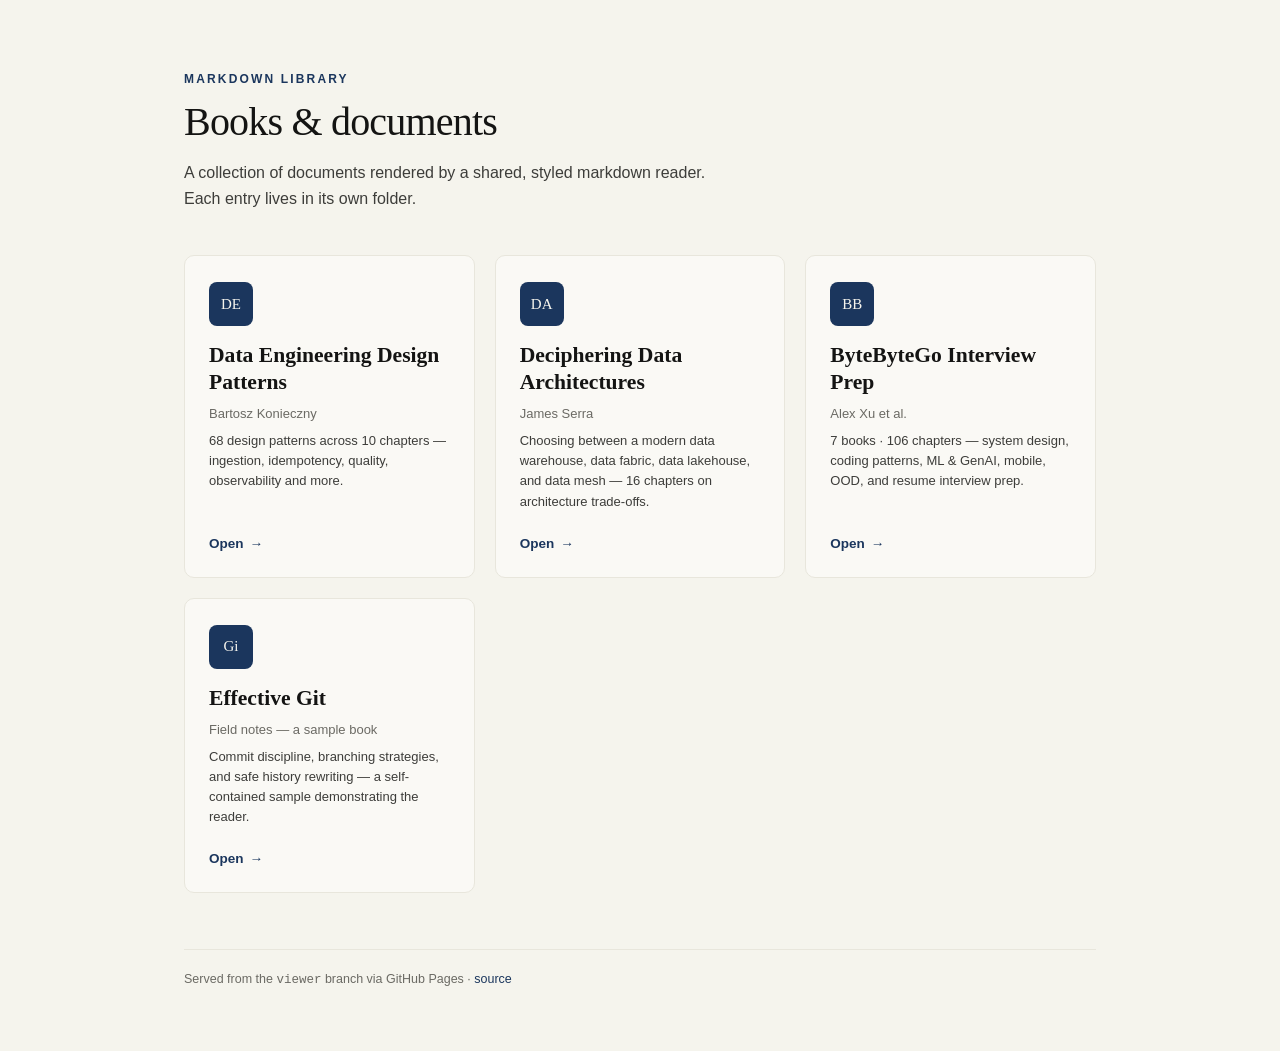
<file: index.html>
<!DOCTYPE html>
<html lang="en">
<head>
  <meta charset="UTF-8" />
  <meta name="viewport" content="width=device-width, initial-scale=1.0" />
  <title>Library — markdown viewer</title>
  <link rel="icon" href="data:image/svg+xml,%3Csvg xmlns='http://www.w3.org/2000/svg' viewBox='0 0 32 32'%3E%3Crect width='32' height='32' rx='7' fill='%231a3a5c'/%3E%3Ctext x='16' y='22' font-family='Georgia,serif' font-size='15' fill='%23f5f2ea' text-anchor='middle' font-weight='bold'%3E📚%3C/text%3E%3C/svg%3E" />
  <style>
    :root {
      --bg: #f5f4ed;
      --surface: #faf9f5;
      --ink: #141413;
      --ink-soft: #3d3d3a;
      --ink-faint: #6b6a64;
      --accent: #1B365D;
      --accent-2: #2D5A8A;
      --brand-tint: #EEF2F7;
      --border: #e8e6dc;
      --radius: 10px;
      --font-body: -apple-system, BlinkMacSystemFont, "Segoe UI", Roboto, Arial, sans-serif;
      --font-head: "Charter", "Iowan Old Style", Georgia, "Times New Roman", serif;
    }
    * { box-sizing: border-box; }
    body {
      margin: 0; min-height: 100vh;
      font-family: var(--font-body); color: var(--ink); background: var(--bg);
      -webkit-font-smoothing: antialiased;
    }
    .wrap { max-width: 960px; margin: 0 auto; padding: 72px 24px 64px; }
    header { margin-bottom: 44px; }
    .eyebrow {
      font-size: 12px; letter-spacing: .18em; text-transform: uppercase;
      color: var(--accent); font-weight: 600; margin-bottom: 14px;
    }
    h1 {
      font-family: var(--font-head); font-size: 2.5rem; font-weight: 500;
      margin: 0 0 12px; letter-spacing: -0.02em; line-height: 1.1;
    }
    .sub { font-size: 16px; color: var(--ink-soft); max-width: 560px; line-height: 1.6; }
    .grid { display: grid; grid-template-columns: repeat(auto-fill, minmax(280px, 1fr)); gap: 20px; }
    a.card {
      display: flex; flex-direction: column; gap: 10px;
      text-decoration: none; color: inherit;
      background: var(--surface); border: 1px solid var(--border);
      border-radius: var(--radius); padding: 26px 24px;
      transition: border-color .16s ease, background .16s ease;
    }
    a.card:hover { border-color: var(--accent-2); background: var(--brand-tint); }
    .card-icon {
      width: 44px; height: 44px; border-radius: 8px;
      background: var(--accent);
      color: #f5f4ed; display: grid; place-items: center;
      font-family: var(--font-head); font-weight: 500; font-size: 15px; margin-bottom: 6px;
    }
    .card-title { font-family: var(--font-head); font-size: 1.35rem; font-weight: 600; line-height: 1.25; }
    .card-author { font-size: 13px; color: var(--ink-faint); }
    .card-meta { font-size: 13px; color: var(--ink-soft); line-height: 1.55; }
    .card-cta {
      margin-top: auto; padding-top: 14px;
      font-size: 13.5px; font-weight: 600; color: var(--accent);
      display: flex; align-items: center; gap: 6px;
    }
    .card-cta .arrow { transition: transform .16s ease; }
    a.card:hover .card-cta .arrow { transform: translateX(4px); }
    footer { margin-top: 56px; font-size: 12.5px; color: var(--ink-faint); border-top: 1px solid var(--border); padding-top: 22px; }
    footer a { color: var(--accent); text-decoration: none; }
    footer a:hover { text-decoration: underline; }
  </style>
</head>
<body>
  <div class="wrap">
    <header>
      <div class="eyebrow">Markdown Library</div>
      <h1>Books &amp; documents</h1>
      <p class="sub">A collection of documents rendered by a shared, styled markdown reader. Each entry lives in its own folder.</p>
    </header>

    <div class="grid">
      <a class="card" href="data-engineering-design-patterns/">
        <div class="card-icon">DE</div>
        <div class="card-title">Data Engineering Design Patterns</div>
        <div class="card-author">Bartosz Konieczny</div>
        <div class="card-meta">68 design patterns across 10 chapters — ingestion, idempotency, quality, observability and more.</div>
        <div class="card-cta">Open <span class="arrow">→</span></div>
      </a>

      <a class="card" href="deciphering-data-architectures/">
        <div class="card-icon">DA</div>
        <div class="card-title">Deciphering Data Architectures</div>
        <div class="card-author">James Serra</div>
        <div class="card-meta">Choosing between a modern data warehouse, data fabric, data lakehouse, and data mesh — 16 chapters on architecture trade-offs.</div>
        <div class="card-cta">Open <span class="arrow">→</span></div>
      </a>

      <a class="card" href="bytebytego/">
        <div class="card-icon">BB</div>
        <div class="card-title">ByteByteGo Interview Prep</div>
        <div class="card-author">Alex Xu et al.</div>
        <div class="card-meta">7 books · 106 chapters — system design, coding patterns, ML &amp; GenAI, mobile, OOD, and resume interview prep.</div>
        <div class="card-cta">Open <span class="arrow">→</span></div>
      </a>

      <a class="card" href="git-notes/">
        <div class="card-icon">Gi</div>
        <div class="card-title">Effective Git</div>
        <div class="card-author">Field notes — a sample book</div>
        <div class="card-meta">Commit discipline, branching strategies, and safe history rewriting — a self-contained sample demonstrating the reader.</div>
        <div class="card-cta">Open <span class="arrow">→</span></div>
      </a>
    </div>

    <footer>
      Served from the <code>viewer</code> branch via GitHub Pages ·
      <a href="https://github.com/wutienyang/markdown-viewer/tree/viewer" target="_blank" rel="noopener">source</a>
    </footer>
  </div>
</body>
</html>
</file>
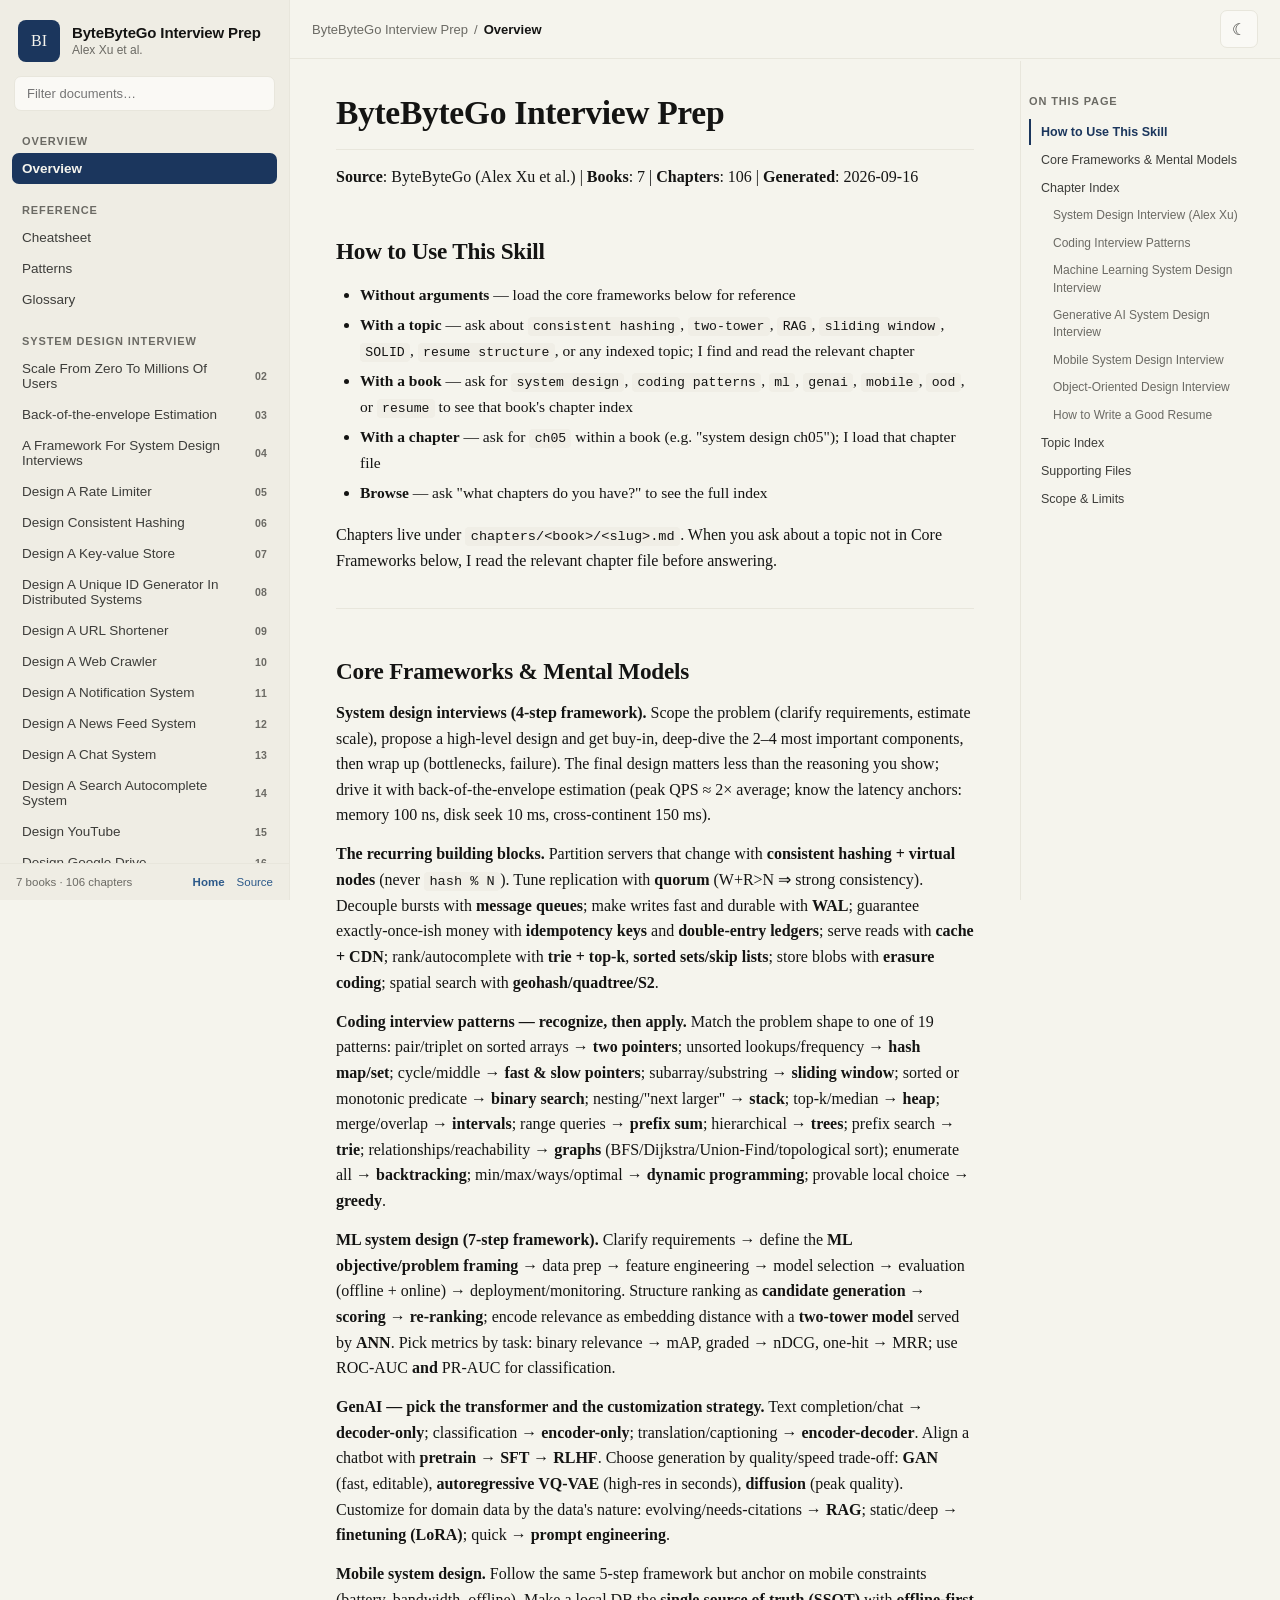
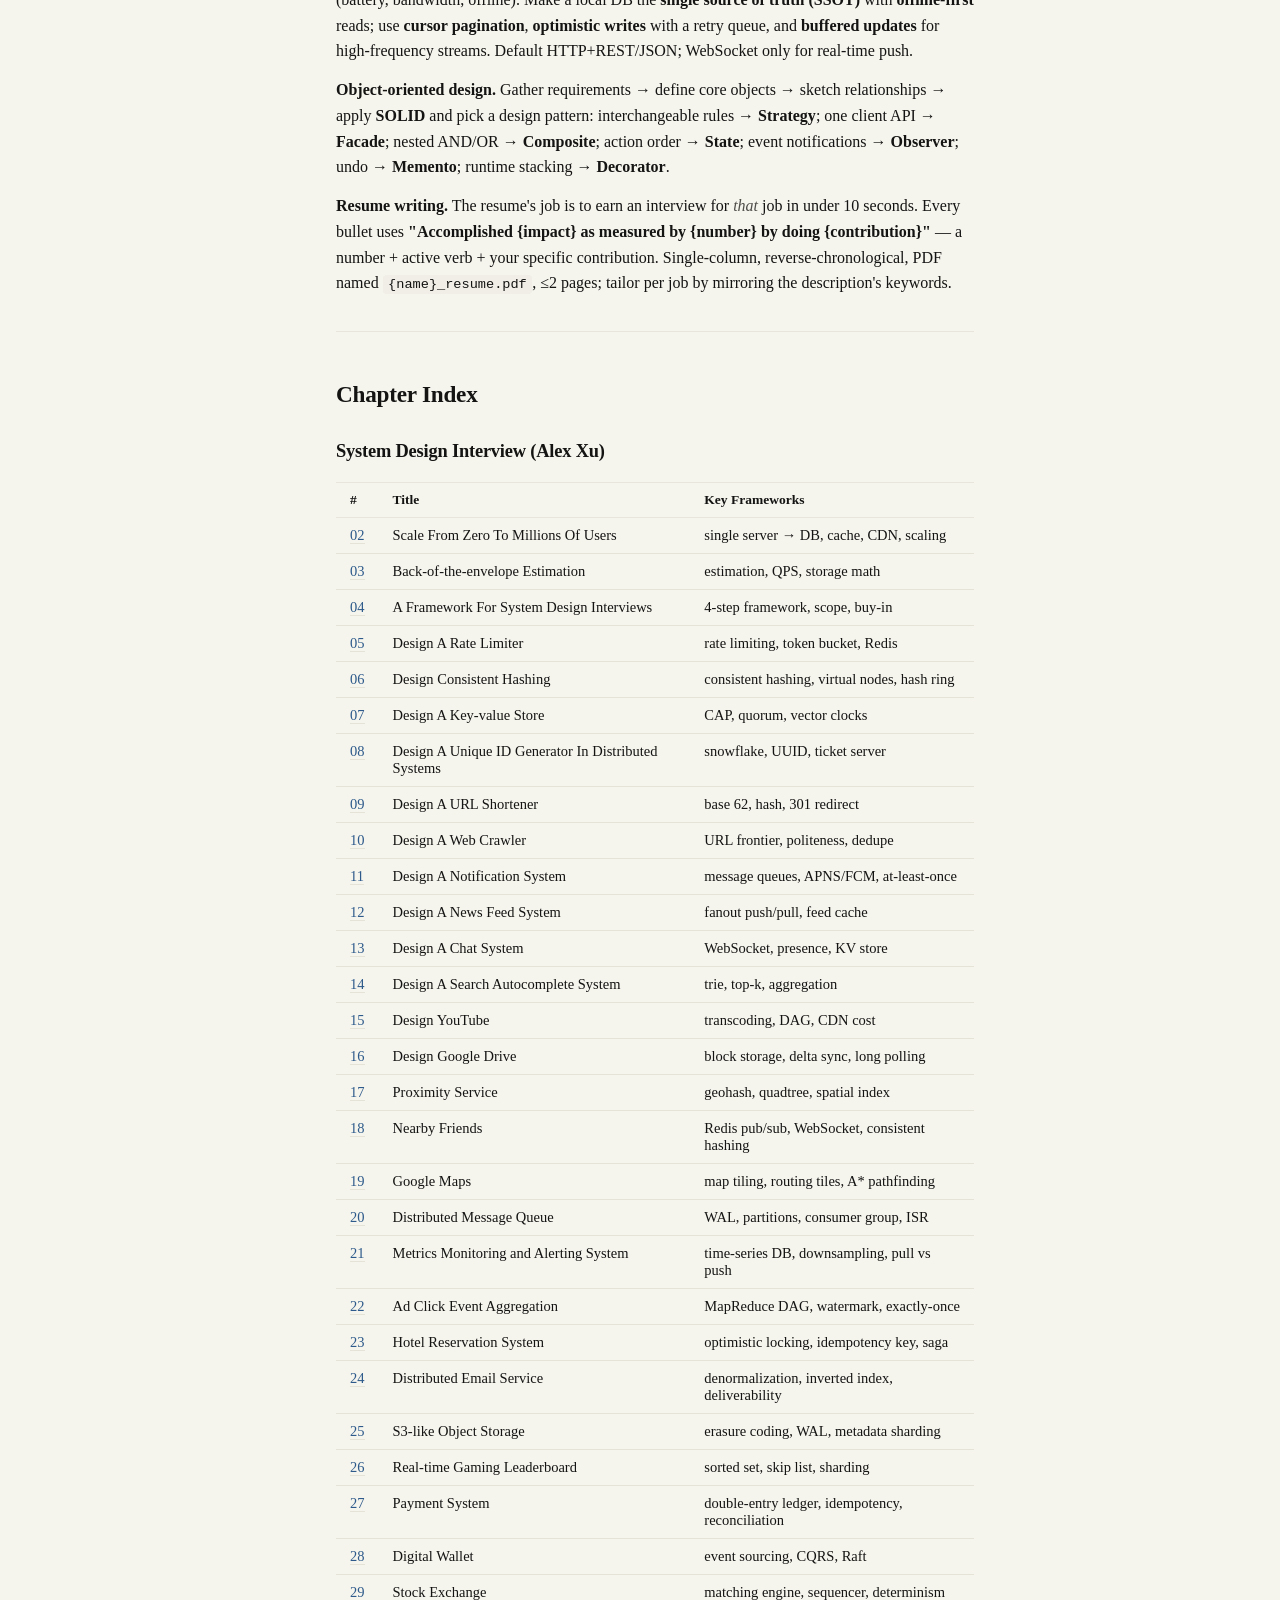
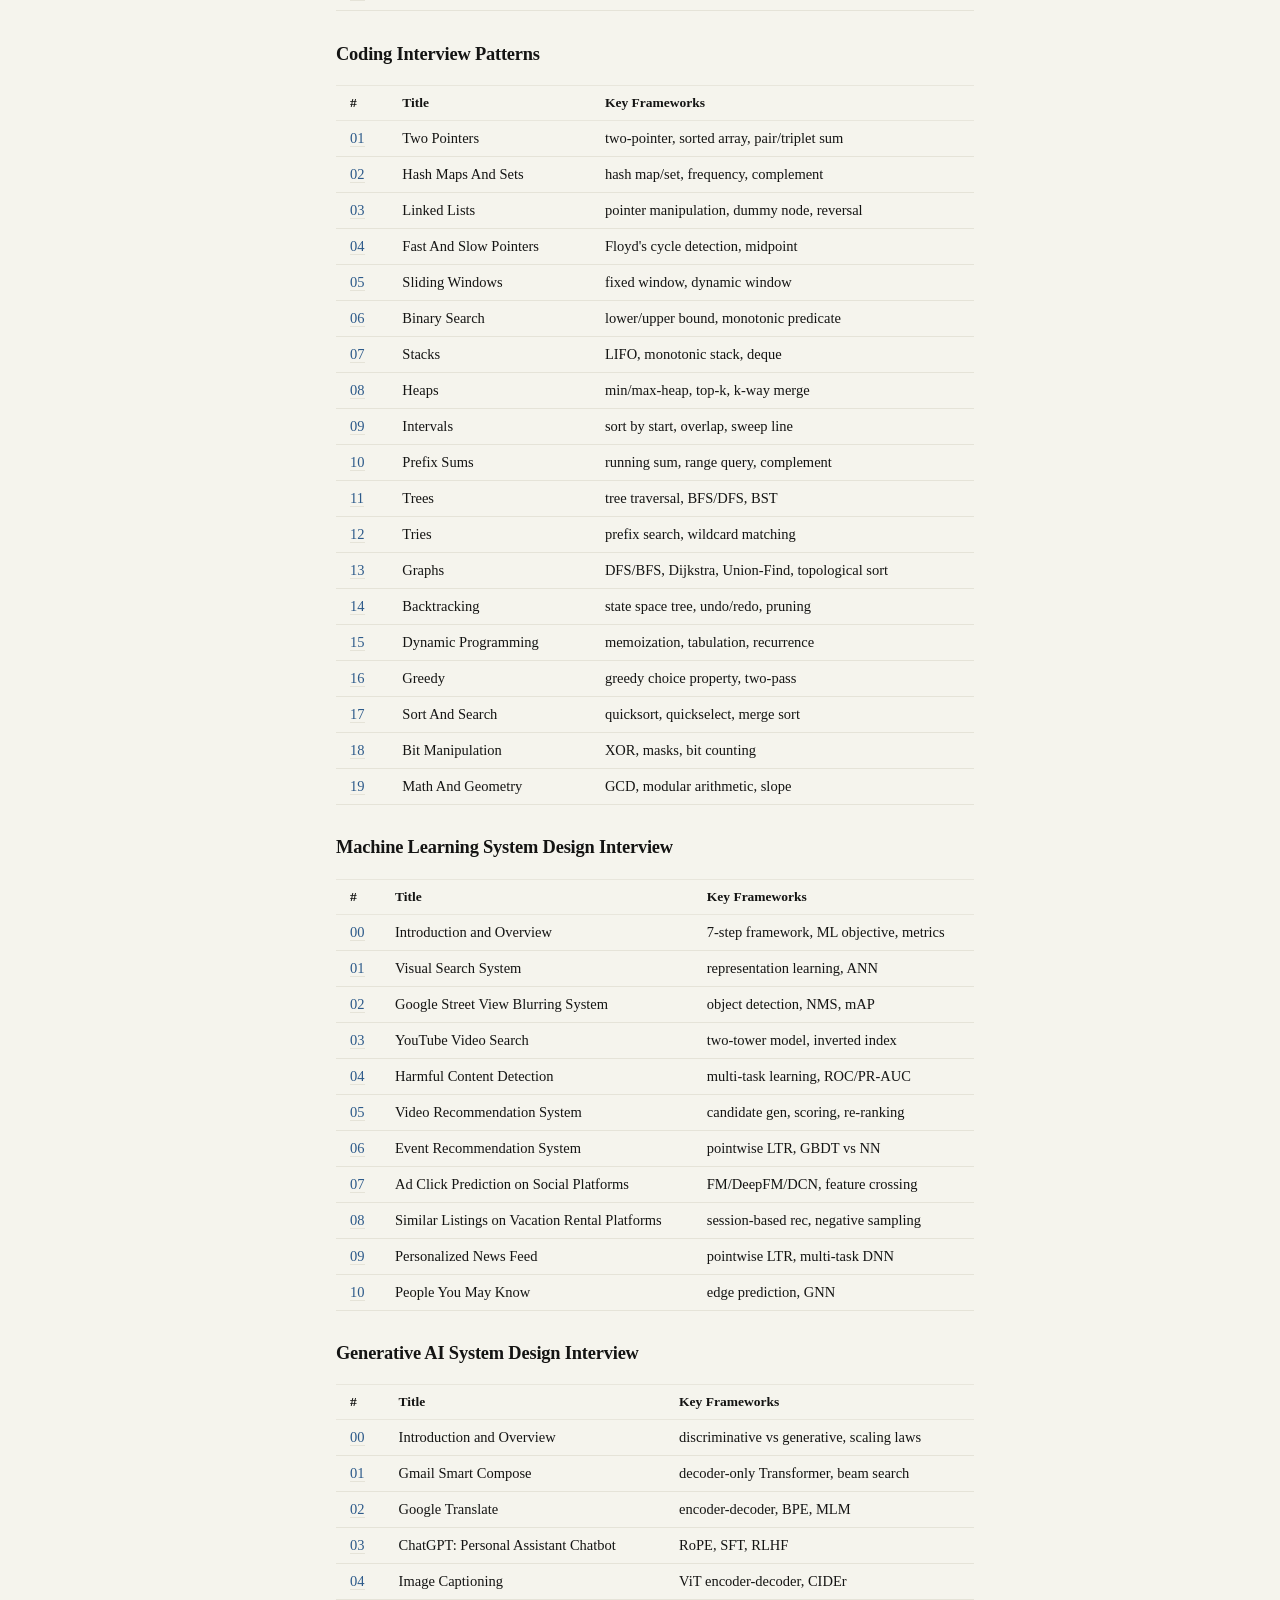
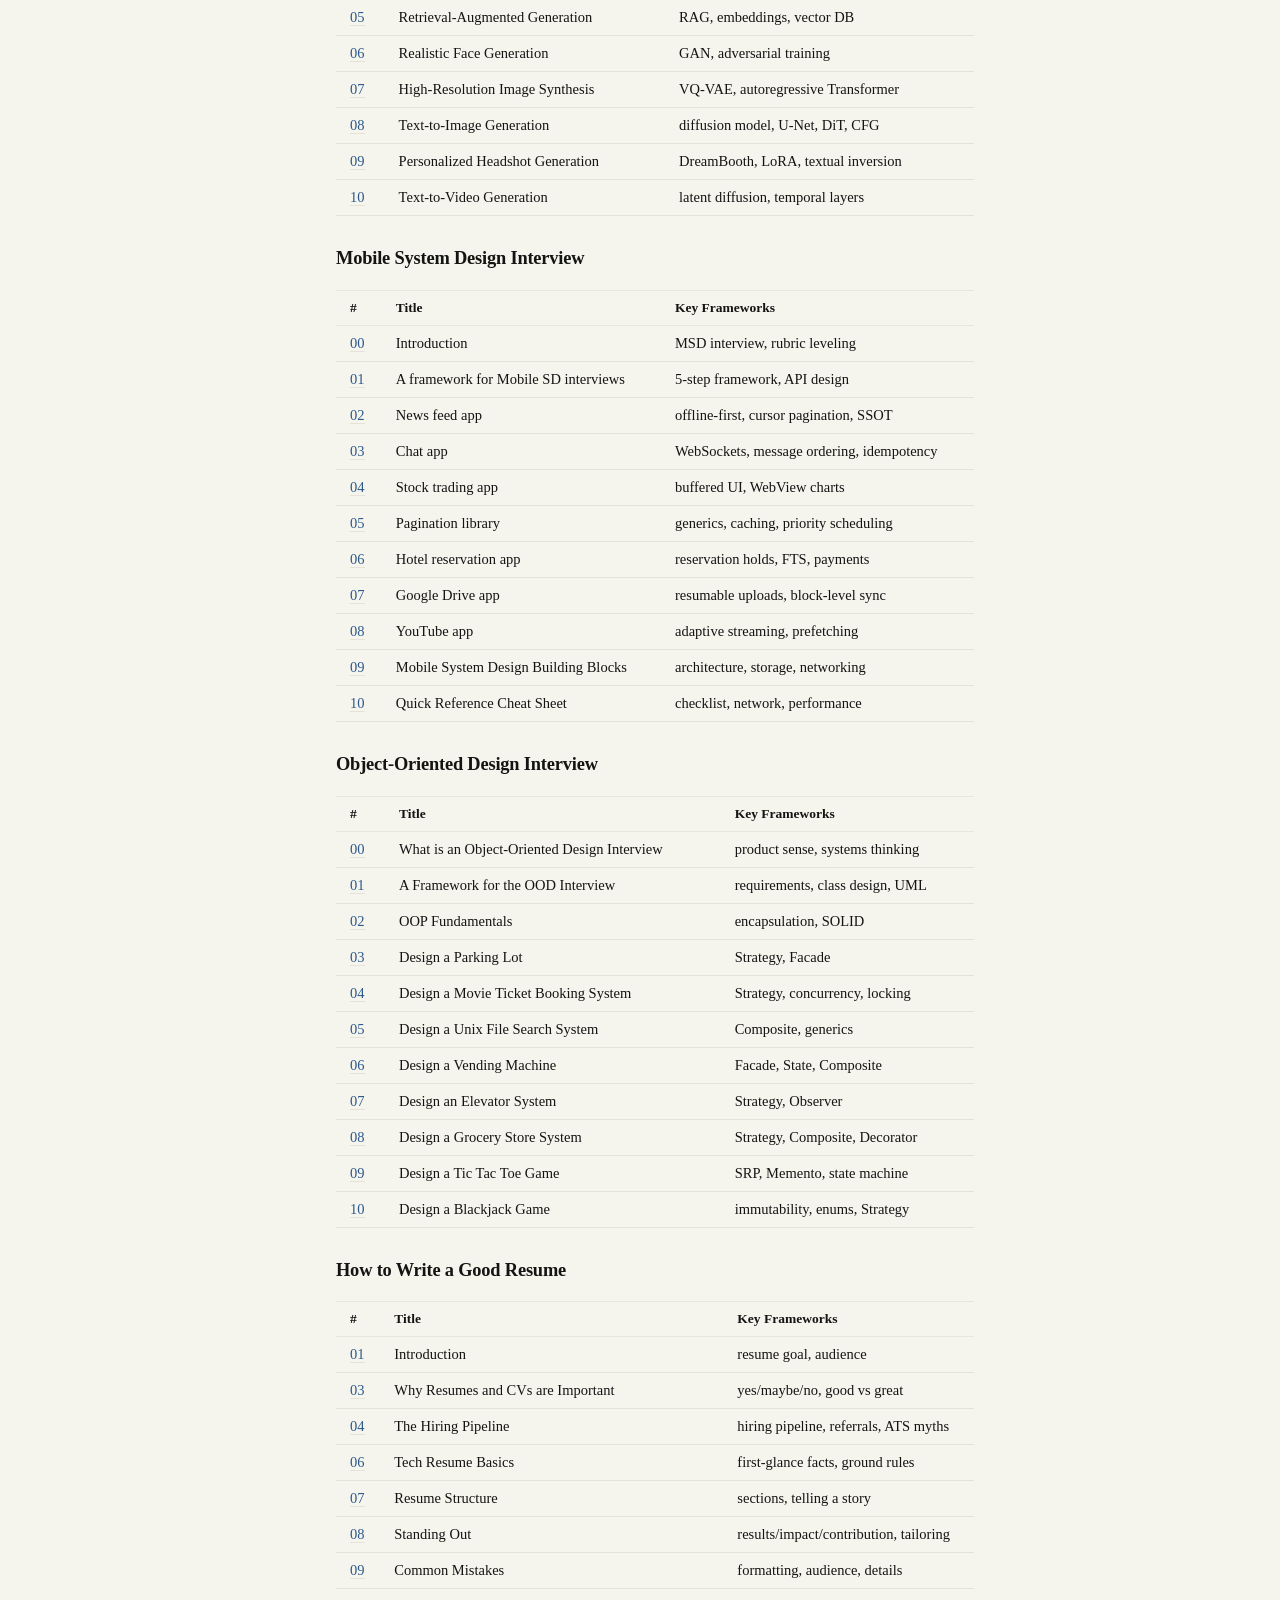
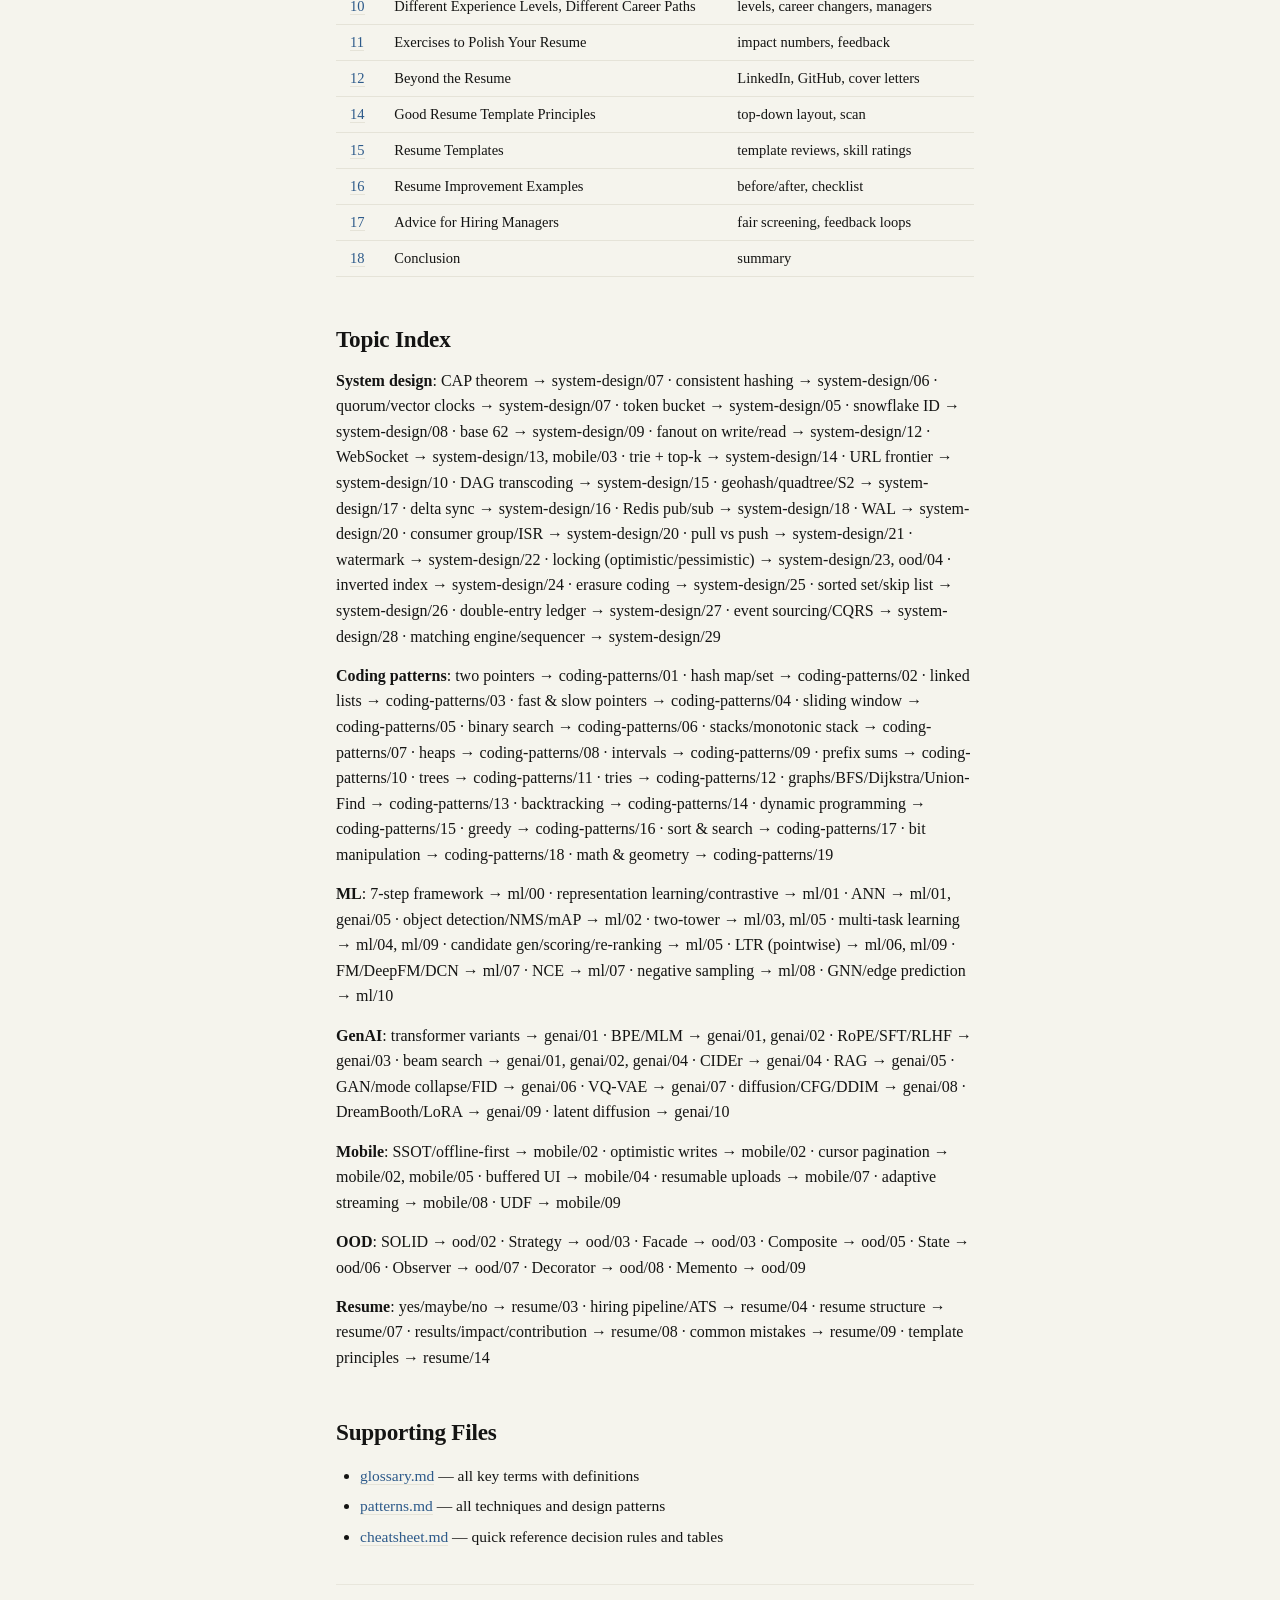
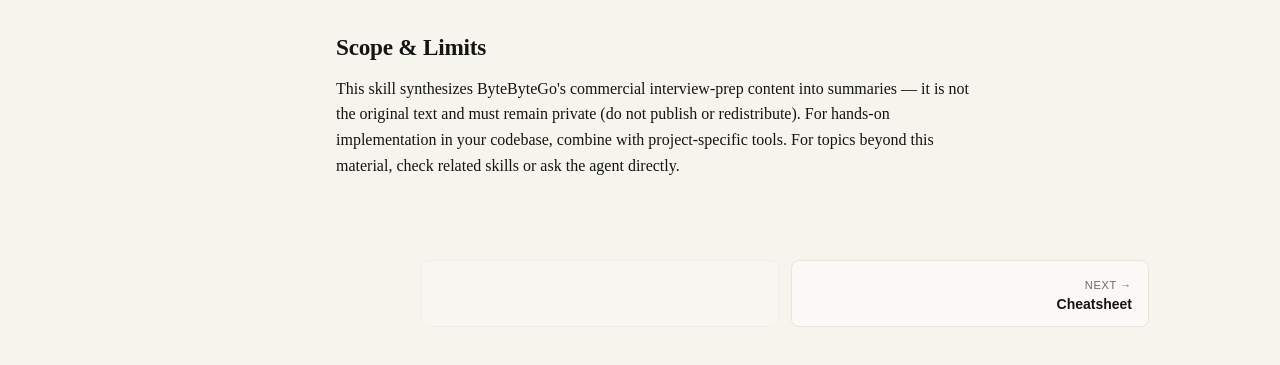
<file: bytebytego/index.html>
<!DOCTYPE html>
<html lang="en">
<head>
  <meta charset="UTF-8" />
  <meta name="viewport" content="width=device-width, initial-scale=1.0" />
  <title>ByteByteGo Interview Prep — Reader</title>
  <link rel="stylesheet" href="../assets/vendor/github-dark.min.css" />
  <link rel="stylesheet" href="../assets/style.css?v=6" />
</head>
<body>
  <script>
    window.BOOK_CONFIG = {
      title: "ByteByteGo Interview Prep",
      subtitle: "Alex Xu et al.",
      meta: "7 books · 106 chapters",
      source: "https://github.com/wutienyang/markdown-viewer/tree/viewer",
      home: "../",
      base: ".",
      docs: [
        { path: "SKILL.md", title: "Overview", desc: "Core frameworks & mental models", group: "Overview" },
        { path: "cheatsheet.md", title: "Cheatsheet", desc: "Decision rules & trade-offs", group: "Reference" },
        { path: "patterns.md", title: "Patterns", desc: "Techniques & design patterns", group: "Reference" },
        { path: "glossary.md", title: "Glossary", desc: "Key terms & definitions", group: "Reference" },
        { path: "chapters/system-design/02-scale-from-zero-to-millions-of-users.md", title: "Scale From Zero To Millions Of Users", num: "02", group: "System Design Interview" },
        { path: "chapters/system-design/03-back-of-the-envelope-estimation.md", title: "Back-of-the-envelope Estimation", num: "03", group: "System Design Interview" },
        { path: "chapters/system-design/04-a-framework-for-system-design-interviews.md", title: "A Framework For System Design Interviews", num: "04", group: "System Design Interview" },
        { path: "chapters/system-design/05-design-a-rate-limiter.md", title: "Design A Rate Limiter", num: "05", group: "System Design Interview" },
        { path: "chapters/system-design/06-design-consistent-hashing.md", title: "Design Consistent Hashing", num: "06", group: "System Design Interview" },
        { path: "chapters/system-design/07-design-a-key-value-store.md", title: "Design A Key-value Store", num: "07", group: "System Design Interview" },
        { path: "chapters/system-design/08-design-a-unique-id-generator-in-distributed-systems.md", title: "Design A Unique ID Generator In Distributed Systems", num: "08", group: "System Design Interview" },
        { path: "chapters/system-design/09-design-a-url-shortener.md", title: "Design A URL Shortener", num: "09", group: "System Design Interview" },
        { path: "chapters/system-design/10-design-a-web-crawler.md", title: "Design A Web Crawler", num: "10", group: "System Design Interview" },
        { path: "chapters/system-design/11-design-a-notification-system.md", title: "Design A Notification System", num: "11", group: "System Design Interview" },
        { path: "chapters/system-design/12-design-a-news-feed-system.md", title: "Design A News Feed System", num: "12", group: "System Design Interview" },
        { path: "chapters/system-design/13-design-a-chat-system.md", title: "Design A Chat System", num: "13", group: "System Design Interview" },
        { path: "chapters/system-design/14-design-a-search-autocomplete-system.md", title: "Design A Search Autocomplete System", num: "14", group: "System Design Interview" },
        { path: "chapters/system-design/15-design-youtube.md", title: "Design YouTube", num: "15", group: "System Design Interview" },
        { path: "chapters/system-design/16-design-google-drive.md", title: "Design Google Drive", num: "16", group: "System Design Interview" },
        { path: "chapters/system-design/17-proximity-service.md", title: "Proximity Service", num: "17", group: "System Design Interview" },
        { path: "chapters/system-design/18-nearby-friends.md", title: "Nearby Friends", num: "18", group: "System Design Interview" },
        { path: "chapters/system-design/19-google-maps.md", title: "Google Maps", num: "19", group: "System Design Interview" },
        { path: "chapters/system-design/20-distributed-message-queue.md", title: "Distributed Message Queue", num: "20", group: "System Design Interview" },
        { path: "chapters/system-design/21-metrics-monitoring-and-alerting-system.md", title: "Metrics Monitoring and Alerting System", num: "21", group: "System Design Interview" },
        { path: "chapters/system-design/22-ad-click-event-aggregation.md", title: "Ad Click Event Aggregation", num: "22", group: "System Design Interview" },
        { path: "chapters/system-design/23-hotel-reservation-system.md", title: "Hotel Reservation System", num: "23", group: "System Design Interview" },
        { path: "chapters/system-design/24-distributed-email-service.md", title: "Distributed Email Service", num: "24", group: "System Design Interview" },
        { path: "chapters/system-design/25-s3-like-object-storage.md", title: "S3-like Object Storage", num: "25", group: "System Design Interview" },
        { path: "chapters/system-design/26-real-time-gaming-leaderboard.md", title: "Real-time Gaming Leaderboard", num: "26", group: "System Design Interview" },
        { path: "chapters/system-design/27-payment-system.md", title: "Payment System", num: "27", group: "System Design Interview" },
        { path: "chapters/system-design/28-digital-wallet.md", title: "Digital Wallet", num: "28", group: "System Design Interview" },
        { path: "chapters/system-design/29-stock-exchange.md", title: "Stock Exchange", num: "29", group: "System Design Interview" },
        { path: "chapters/coding-patterns/01-two-pointers.md", title: "Two Pointers", num: "01", group: "Coding Interview Patterns" },
        { path: "chapters/coding-patterns/02-hash-maps-and-sets.md", title: "Hash Maps And Sets", num: "02", group: "Coding Interview Patterns" },
        { path: "chapters/coding-patterns/03-linked-lists.md", title: "Linked Lists", num: "03", group: "Coding Interview Patterns" },
        { path: "chapters/coding-patterns/04-fast-and-slow-pointers.md", title: "Fast And Slow Pointers", num: "04", group: "Coding Interview Patterns" },
        { path: "chapters/coding-patterns/05-sliding-windows.md", title: "Sliding Windows", num: "05", group: "Coding Interview Patterns" },
        { path: "chapters/coding-patterns/06-binary-search.md", title: "Binary Search", num: "06", group: "Coding Interview Patterns" },
        { path: "chapters/coding-patterns/07-stacks.md", title: "Stacks", num: "07", group: "Coding Interview Patterns" },
        { path: "chapters/coding-patterns/08-heaps.md", title: "Heaps", num: "08", group: "Coding Interview Patterns" },
        { path: "chapters/coding-patterns/09-intervals.md", title: "Intervals", num: "09", group: "Coding Interview Patterns" },
        { path: "chapters/coding-patterns/10-prefix-sums.md", title: "Prefix Sums", num: "10", group: "Coding Interview Patterns" },
        { path: "chapters/coding-patterns/11-trees.md", title: "Trees", num: "11", group: "Coding Interview Patterns" },
        { path: "chapters/coding-patterns/12-tries.md", title: "Tries", num: "12", group: "Coding Interview Patterns" },
        { path: "chapters/coding-patterns/13-graphs.md", title: "Graphs", num: "13", group: "Coding Interview Patterns" },
        { path: "chapters/coding-patterns/14-backtracking.md", title: "Backtracking", num: "14", group: "Coding Interview Patterns" },
        { path: "chapters/coding-patterns/15-dynamic-programming.md", title: "Dynamic Programming", num: "15", group: "Coding Interview Patterns" },
        { path: "chapters/coding-patterns/16-greedy.md", title: "Greedy", num: "16", group: "Coding Interview Patterns" },
        { path: "chapters/coding-patterns/17-sort-and-search.md", title: "Sort And Search", num: "17", group: "Coding Interview Patterns" },
        { path: "chapters/coding-patterns/18-bit-manipulation.md", title: "Bit Manipulation", num: "18", group: "Coding Interview Patterns" },
        { path: "chapters/coding-patterns/19-math-and-geometry.md", title: "Math And Geometry", num: "19", group: "Coding Interview Patterns" },
        { path: "chapters/ml/00-introduction-and-overview.md", title: "Introduction and Overview", num: "00", group: "Machine Learning System Design" },
        { path: "chapters/ml/01-visual-search-system.md", title: "Visual Search System", num: "01", group: "Machine Learning System Design" },
        { path: "chapters/ml/02-google-street-view-blurring-system.md", title: "Google Street View Blurring System", num: "02", group: "Machine Learning System Design" },
        { path: "chapters/ml/03-youtube-video-search.md", title: "YouTube Video Search", num: "03", group: "Machine Learning System Design" },
        { path: "chapters/ml/04-harmful-content-detection.md", title: "Harmful Content Detection", num: "04", group: "Machine Learning System Design" },
        { path: "chapters/ml/05-video-recommendation-system.md", title: "Video Recommendation System", num: "05", group: "Machine Learning System Design" },
        { path: "chapters/ml/06-event-recommendation-system.md", title: "Event Recommendation System", num: "06", group: "Machine Learning System Design" },
        { path: "chapters/ml/07-ad-click-prediction-on-social-platforms.md", title: "Ad Click Prediction on Social Platforms", num: "07", group: "Machine Learning System Design" },
        { path: "chapters/ml/08-similar-listings-on-vacation-rental-platforms.md", title: "Similar Listings on Vacation Rental Platforms", num: "08", group: "Machine Learning System Design" },
        { path: "chapters/ml/09-personalized-news-feed.md", title: "Personalized News Feed", num: "09", group: "Machine Learning System Design" },
        { path: "chapters/ml/10-people-you-may-know.md", title: "People You May Know", num: "10", group: "Machine Learning System Design" },
        { path: "chapters/genai/00-introduction-and-overview.md", title: "Introduction and Overview", num: "00", group: "Generative AI System Design" },
        { path: "chapters/genai/01-gmail-smart-compose.md", title: "Gmail Smart Compose", num: "01", group: "Generative AI System Design" },
        { path: "chapters/genai/02-google-translate.md", title: "Google Translate", num: "02", group: "Generative AI System Design" },
        { path: "chapters/genai/03-chatgpt-personal-assistant-chatbot.md", title: "ChatGPT: Personal Assistant Chatbot", num: "03", group: "Generative AI System Design" },
        { path: "chapters/genai/04-image-captioning.md", title: "Image Captioning", num: "04", group: "Generative AI System Design" },
        { path: "chapters/genai/05-retrieval-augmented-generation.md", title: "Retrieval-Augmented Generation", num: "05", group: "Generative AI System Design" },
        { path: "chapters/genai/06-realistic-face-generation.md", title: "Realistic Face Generation", num: "06", group: "Generative AI System Design" },
        { path: "chapters/genai/07-high-resolution-image-synthesis.md", title: "High-Resolution Image Synthesis", num: "07", group: "Generative AI System Design" },
        { path: "chapters/genai/08-text-to-image-generation.md", title: "Text-to-Image Generation", num: "08", group: "Generative AI System Design" },
        { path: "chapters/genai/09-personalized-headshot-generation.md", title: "Personalized Headshot Generation", num: "09", group: "Generative AI System Design" },
        { path: "chapters/genai/10-text-to-video-generation.md", title: "Text-to-Video Generation", num: "10", group: "Generative AI System Design" },
        { path: "chapters/mobile/00-introduction.md", title: "Introduction", num: "00", group: "Mobile System Design" },
        { path: "chapters/mobile/01-a-framework-for-mobile-sd-interviews.md", title: "A framework for Mobile SD interviews", num: "01", group: "Mobile System Design" },
        { path: "chapters/mobile/02-news-feed-app.md", title: "News feed app", num: "02", group: "Mobile System Design" },
        { path: "chapters/mobile/03-chat-app.md", title: "Chat app", num: "03", group: "Mobile System Design" },
        { path: "chapters/mobile/04-stock-trading-app.md", title: "Stock trading app", num: "04", group: "Mobile System Design" },
        { path: "chapters/mobile/05-pagination-library.md", title: "Pagination library", num: "05", group: "Mobile System Design" },
        { path: "chapters/mobile/06-hotel-reservation-app.md", title: "Hotel reservation app", num: "06", group: "Mobile System Design" },
        { path: "chapters/mobile/07-google-drive-app.md", title: "Google Drive app", num: "07", group: "Mobile System Design" },
        { path: "chapters/mobile/08-youtube-app.md", title: "YouTube app", num: "08", group: "Mobile System Design" },
        { path: "chapters/mobile/09-mobile-system-design-building-blocks.md", title: "Mobile System Design Building Blocks", num: "09", group: "Mobile System Design" },
        { path: "chapters/mobile/10-quick-reference-cheat-sheet-for-msd-interview.md", title: "Quick Reference Cheat Sheet", num: "10", group: "Mobile System Design" },
        { path: "chapters/ood/00-what-is-an-object-oriented-design-interview.md", title: "What is an Object-Oriented Design Interview", num: "00", group: "Object-Oriented Design" },
        { path: "chapters/ood/01-a-framework-for-the-ood-interview.md", title: "A Framework for the OOD Interview", num: "01", group: "Object-Oriented Design" },
        { path: "chapters/ood/02-oop-fundamentals.md", title: "OOP Fundamentals", num: "02", group: "Object-Oriented Design" },
        { path: "chapters/ood/03-design-a-parking-lot.md", title: "Design a Parking Lot", num: "03", group: "Object-Oriented Design" },
        { path: "chapters/ood/04-design-a-movie-ticket-booking-system.md", title: "Design a Movie Ticket Booking System", num: "04", group: "Object-Oriented Design" },
        { path: "chapters/ood/05-design-a-unix-file-search-system.md", title: "Design a Unix File Search System", num: "05", group: "Object-Oriented Design" },
        { path: "chapters/ood/06-design-a-vending-machine.md", title: "Design a Vending Machine", num: "06", group: "Object-Oriented Design" },
        { path: "chapters/ood/07-design-an-elevator-system.md", title: "Design an Elevator System", num: "07", group: "Object-Oriented Design" },
        { path: "chapters/ood/08-design-a-grocery-store-system.md", title: "Design a Grocery Store System", num: "08", group: "Object-Oriented Design" },
        { path: "chapters/ood/09-design-a-tic-tac-toe-game.md", title: "Design a Tic Tac Toe Game", num: "09", group: "Object-Oriented Design" },
        { path: "chapters/ood/10-design-a-blackjack-game.md", title: "Design a Blackjack Game", num: "10", group: "Object-Oriented Design" },
        { path: "chapters/resume/01-introduction.md", title: "Introduction", num: "01", group: "Resume Writing" },
        { path: "chapters/resume/03-chapter-1-why-resumes-and-cvs-are-important.md", title: "Why Resumes and CVs are Important", num: "03", group: "Resume Writing" },
        { path: "chapters/resume/04-chapter-2-the-hiring-pipeline.md", title: "The Hiring Pipeline", num: "04", group: "Resume Writing" },
        { path: "chapters/resume/06-chapter-3-tech-resume-basics.md", title: "Tech Resume Basics", num: "06", group: "Resume Writing" },
        { path: "chapters/resume/07-chapter-4-resume-structure.md", title: "Resume Structure", num: "07", group: "Resume Writing" },
        { path: "chapters/resume/08-chapter-5-standing-out.md", title: "Standing Out", num: "08", group: "Resume Writing" },
        { path: "chapters/resume/09-chapter-6-common-mistakes.md", title: "Common Mistakes", num: "09", group: "Resume Writing" },
        { path: "chapters/resume/10-chapter-7-different-experience-levels-different-career-paths.md", title: "Different Experience Levels, Different Career Paths", num: "10", group: "Resume Writing" },
        { path: "chapters/resume/11-chapter-8-exercises-to-polish-your-resume.md", title: "Exercises to Polish Your Resume", num: "11", group: "Resume Writing" },
        { path: "chapters/resume/12-chapter-9-beyond-the-resume.md", title: "Beyond the Resume", num: "12", group: "Resume Writing" },
        { path: "chapters/resume/14-chapter-10-good-resume-template-principles.md", title: "Good Resume Template Principles", num: "14", group: "Resume Writing" },
        { path: "chapters/resume/15-chapter-11-resume-templates.md", title: "Resume Templates", num: "15", group: "Resume Writing" },
        { path: "chapters/resume/16-chapter-12-resume-improvement-examples.md", title: "Resume Improvement Examples", num: "16", group: "Resume Writing" },
        { path: "chapters/resume/17-chapter-13-advice-for-hiring-managers-on-running-a-good-screening-process.md", title: "Advice for Hiring Managers", num: "17", group: "Resume Writing" },
        { path: "chapters/resume/18-conclusion.md", title: "Conclusion", num: "18", group: "Resume Writing" },
      ]
    };
  </script>
  <script src="../assets/vendor/marked.min.js"></script>
  <script src="../assets/vendor/highlight.min.js"></script>
  <script src="../assets/app.js?v=6"></script>
</body>
</html>
</file>
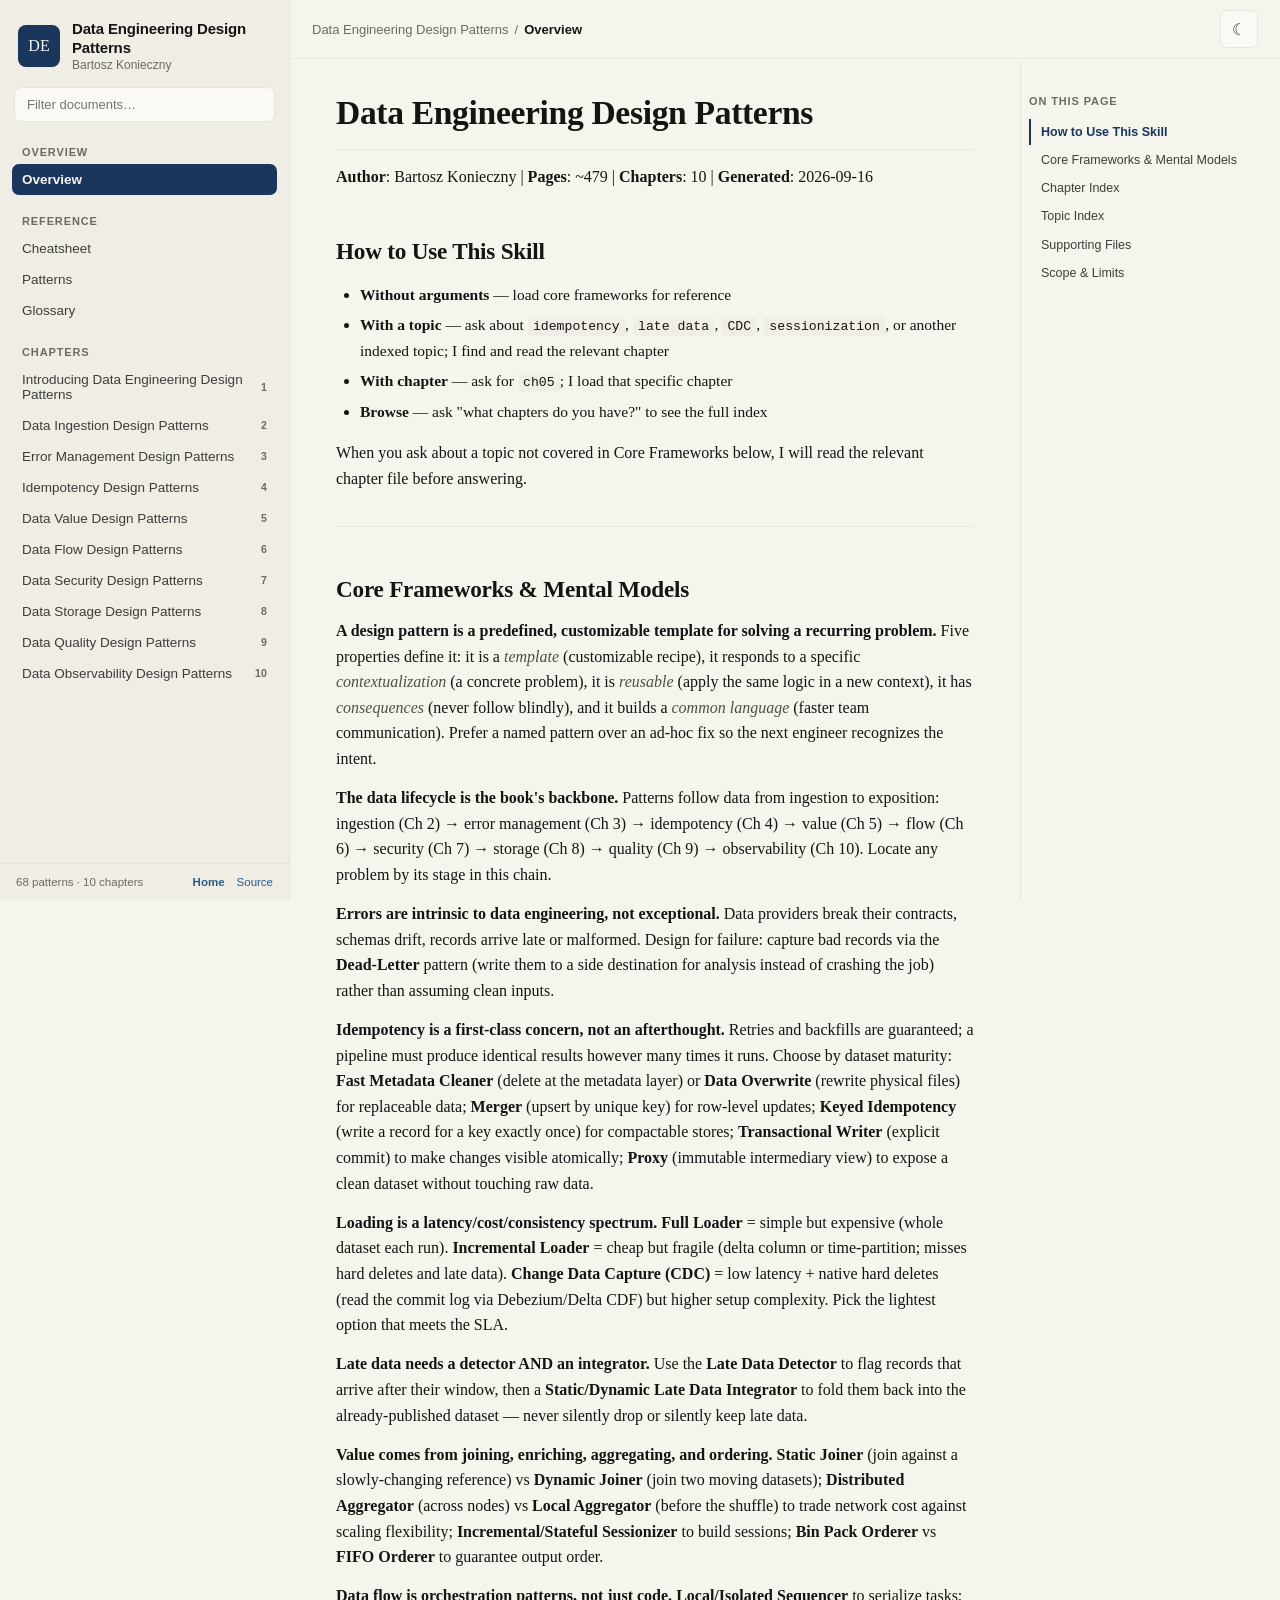
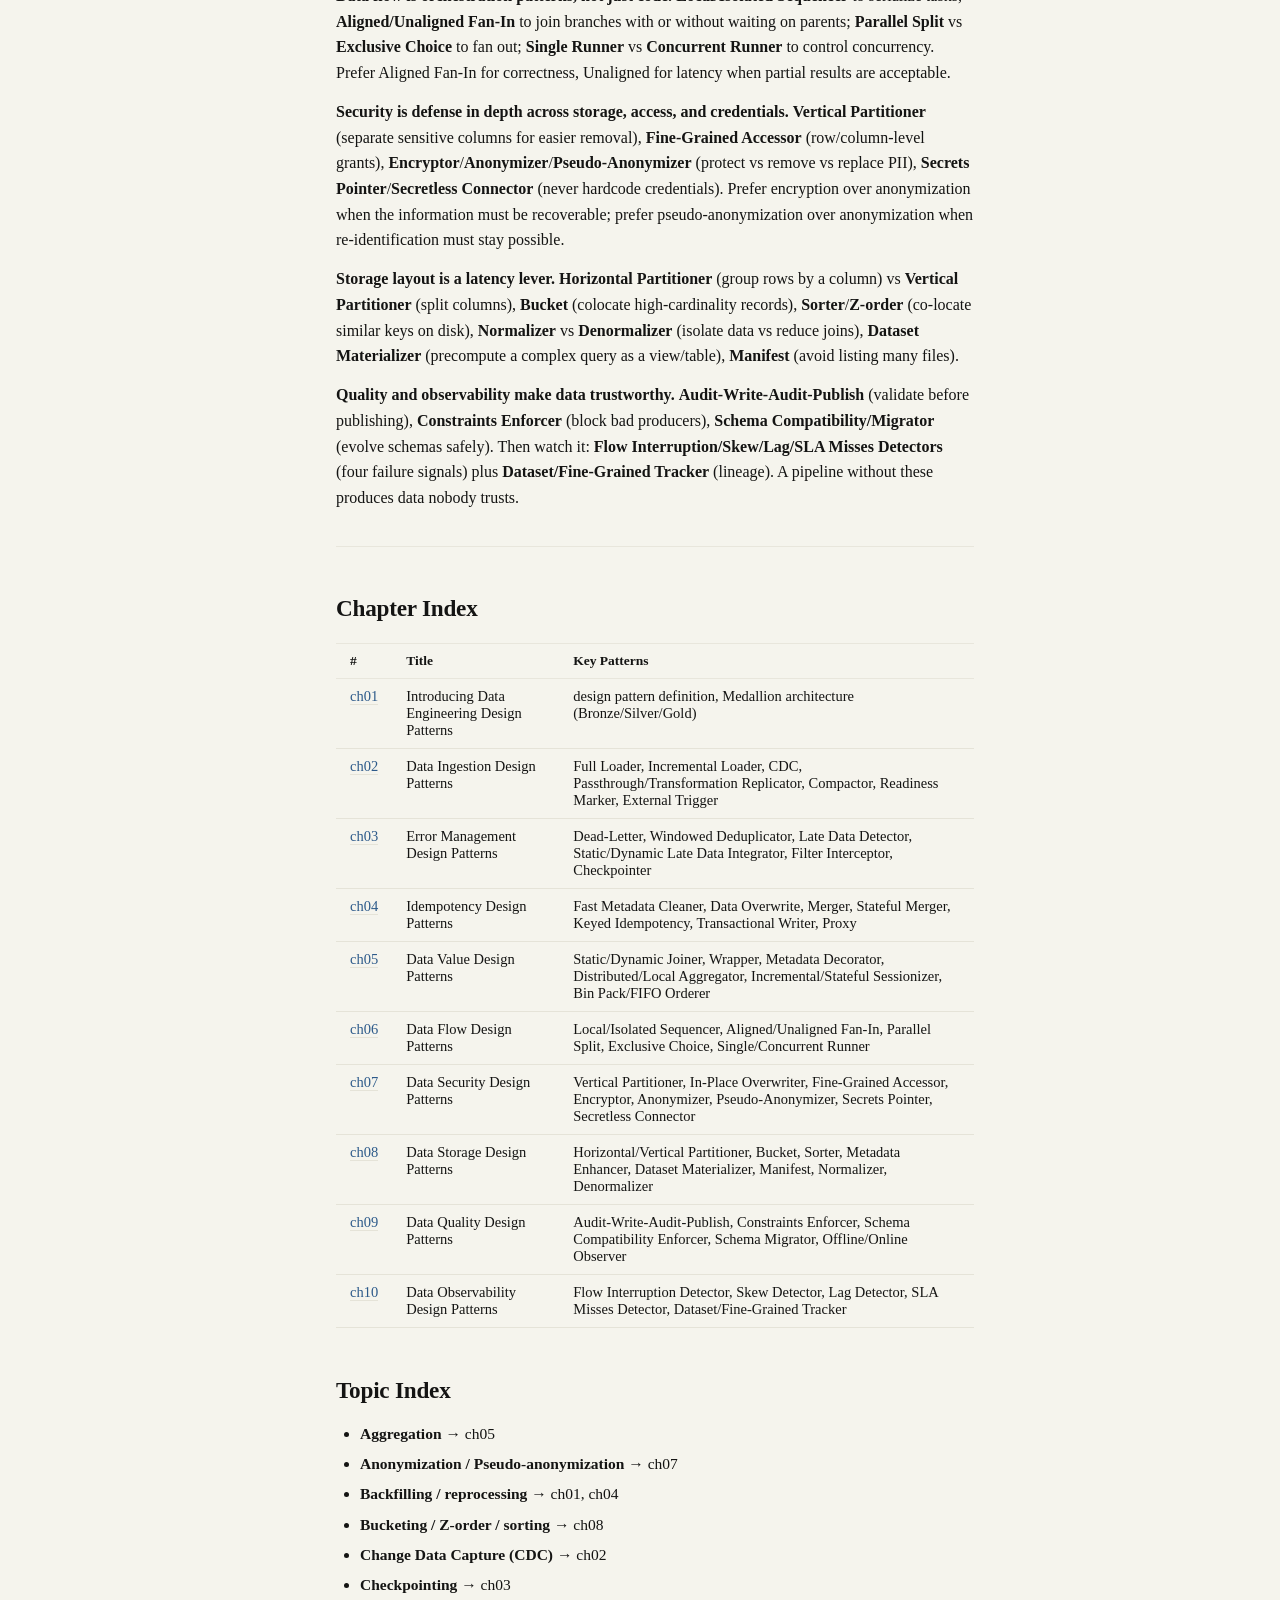
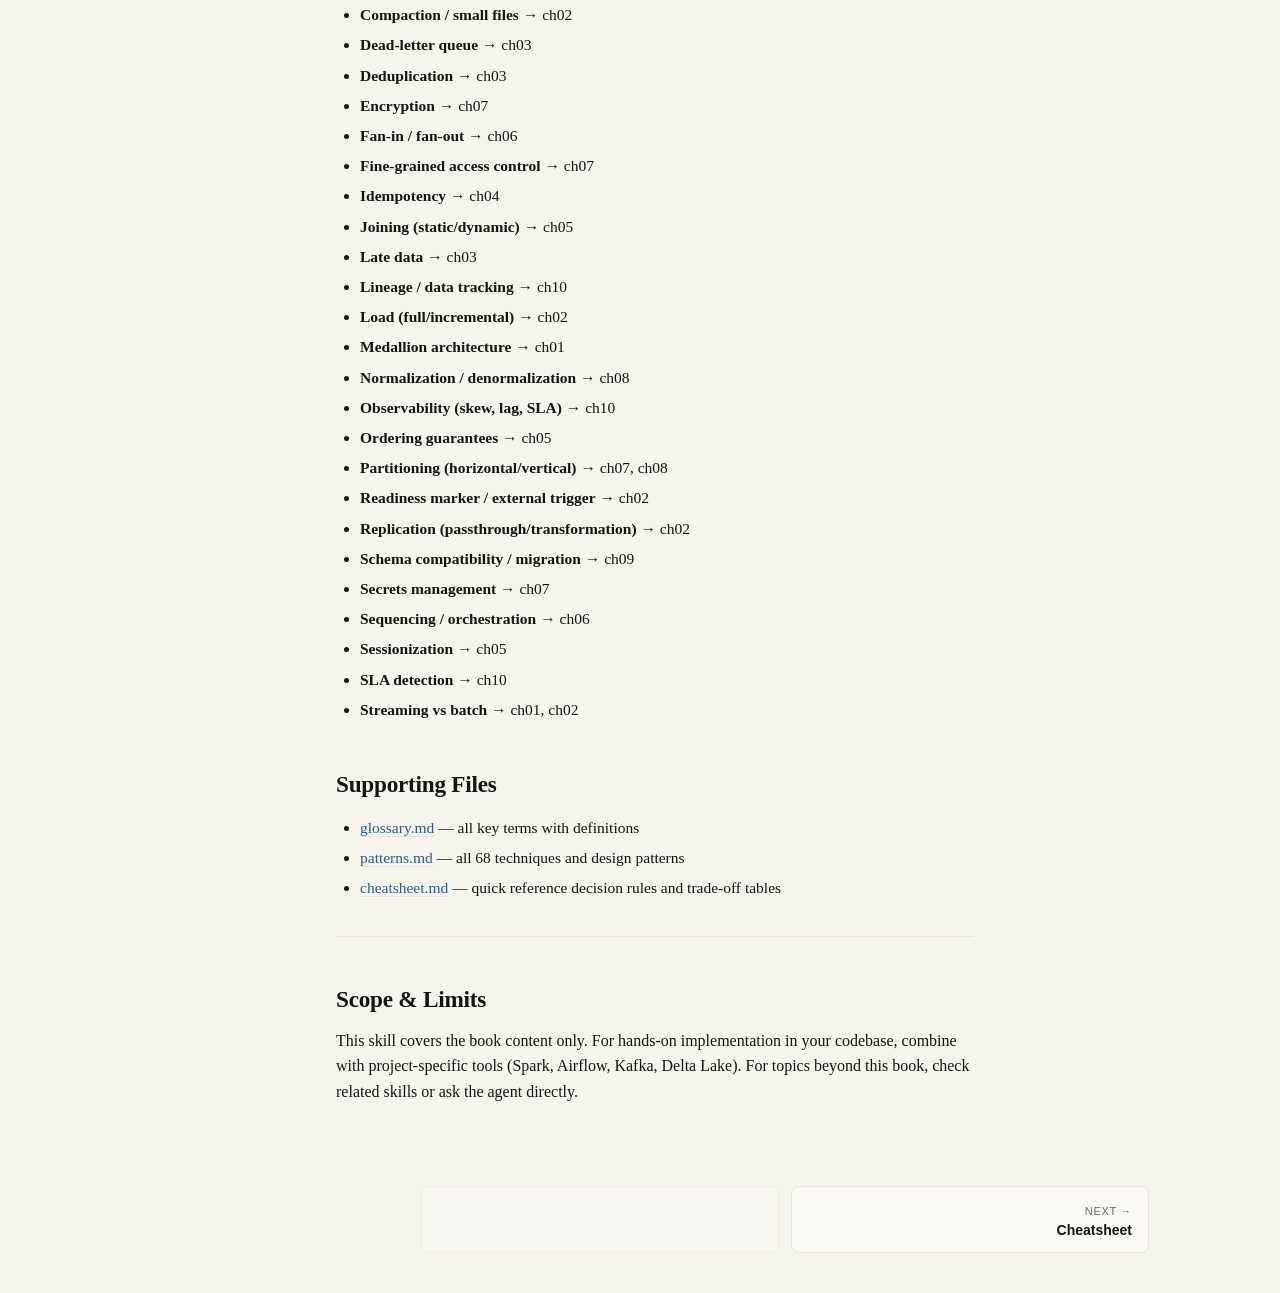
<file: data-engineering-design-patterns/index.html>
<!DOCTYPE html>
<html lang="en">
<head>
  <meta charset="UTF-8" />
  <meta name="viewport" content="width=device-width, initial-scale=1.0" />
  <title>Data Engineering Design Patterns — Reader</title>
  <link rel="stylesheet" href="../assets/vendor/github-dark.min.css" />
  <link rel="stylesheet" href="../assets/style.css?v=6" />
  <link rel="icon" href="data:image/svg+xml,%3Csvg xmlns='http://www.w3.org/2000/svg' viewBox='0 0 32 32'%3E%3Crect width='32' height='32' rx='7' fill='%231a3a5c'/%3E%3Ctext x='16' y='22' font-family='Georgia,serif' font-size='17' fill='%23f5f2ea' text-anchor='middle' font-weight='bold'%3EDP%3C/text%3E%3C/svg%3E" />
</head>
<body>
  <script>
    window.BOOK_CONFIG = {
      title: "Data Engineering Design Patterns",
      subtitle: "Bartosz Konieczny",
      meta: "68 patterns · 10 chapters",
      source: "https://github.com/wutienyang/markdown-viewer/tree/viewer",
      home: "../",
      base: ".",
      docs: [
        { path: "SKILL.md", title: "Overview", desc: "Core frameworks & mental models", group: "Overview" },
        { path: "cheatsheet.md", title: "Cheatsheet", desc: "Decision rules & trade-offs", group: "Reference" },
        { path: "patterns.md", title: "Patterns", desc: "All 68 design patterns", group: "Reference" },
        { path: "glossary.md", title: "Glossary", desc: "Key terms & definitions", group: "Reference" },
        { path: "chapters/ch01-introducing-design-patterns.md", title: "Introducing Data Engineering Design Patterns", num: "1", group: "Chapters" },
        { path: "chapters/ch02-data-ingestion.md", title: "Data Ingestion Design Patterns", num: "2", group: "Chapters" },
        { path: "chapters/ch03-error-management.md", title: "Error Management Design Patterns", num: "3", group: "Chapters" },
        { path: "chapters/ch04-idempotency.md", title: "Idempotency Design Patterns", num: "4", group: "Chapters" },
        { path: "chapters/ch05-data-value.md", title: "Data Value Design Patterns", num: "5", group: "Chapters" },
        { path: "chapters/ch06-data-flow.md", title: "Data Flow Design Patterns", num: "6", group: "Chapters" },
        { path: "chapters/ch07-data-security.md", title: "Data Security Design Patterns", num: "7", group: "Chapters" },
        { path: "chapters/ch08-data-storage.md", title: "Data Storage Design Patterns", num: "8", group: "Chapters" },
        { path: "chapters/ch09-data-quality.md", title: "Data Quality Design Patterns", num: "9", group: "Chapters" },
        { path: "chapters/ch10-data-observability.md", title: "Data Observability Design Patterns", num: "10", group: "Chapters" }
      ]
    };
  </script>
  <script src="../assets/vendor/marked.min.js"></script>
  <script src="../assets/vendor/highlight.min.js"></script>
  <script src="../assets/app.js?v=6"></script>
</body>
</html>
</file>
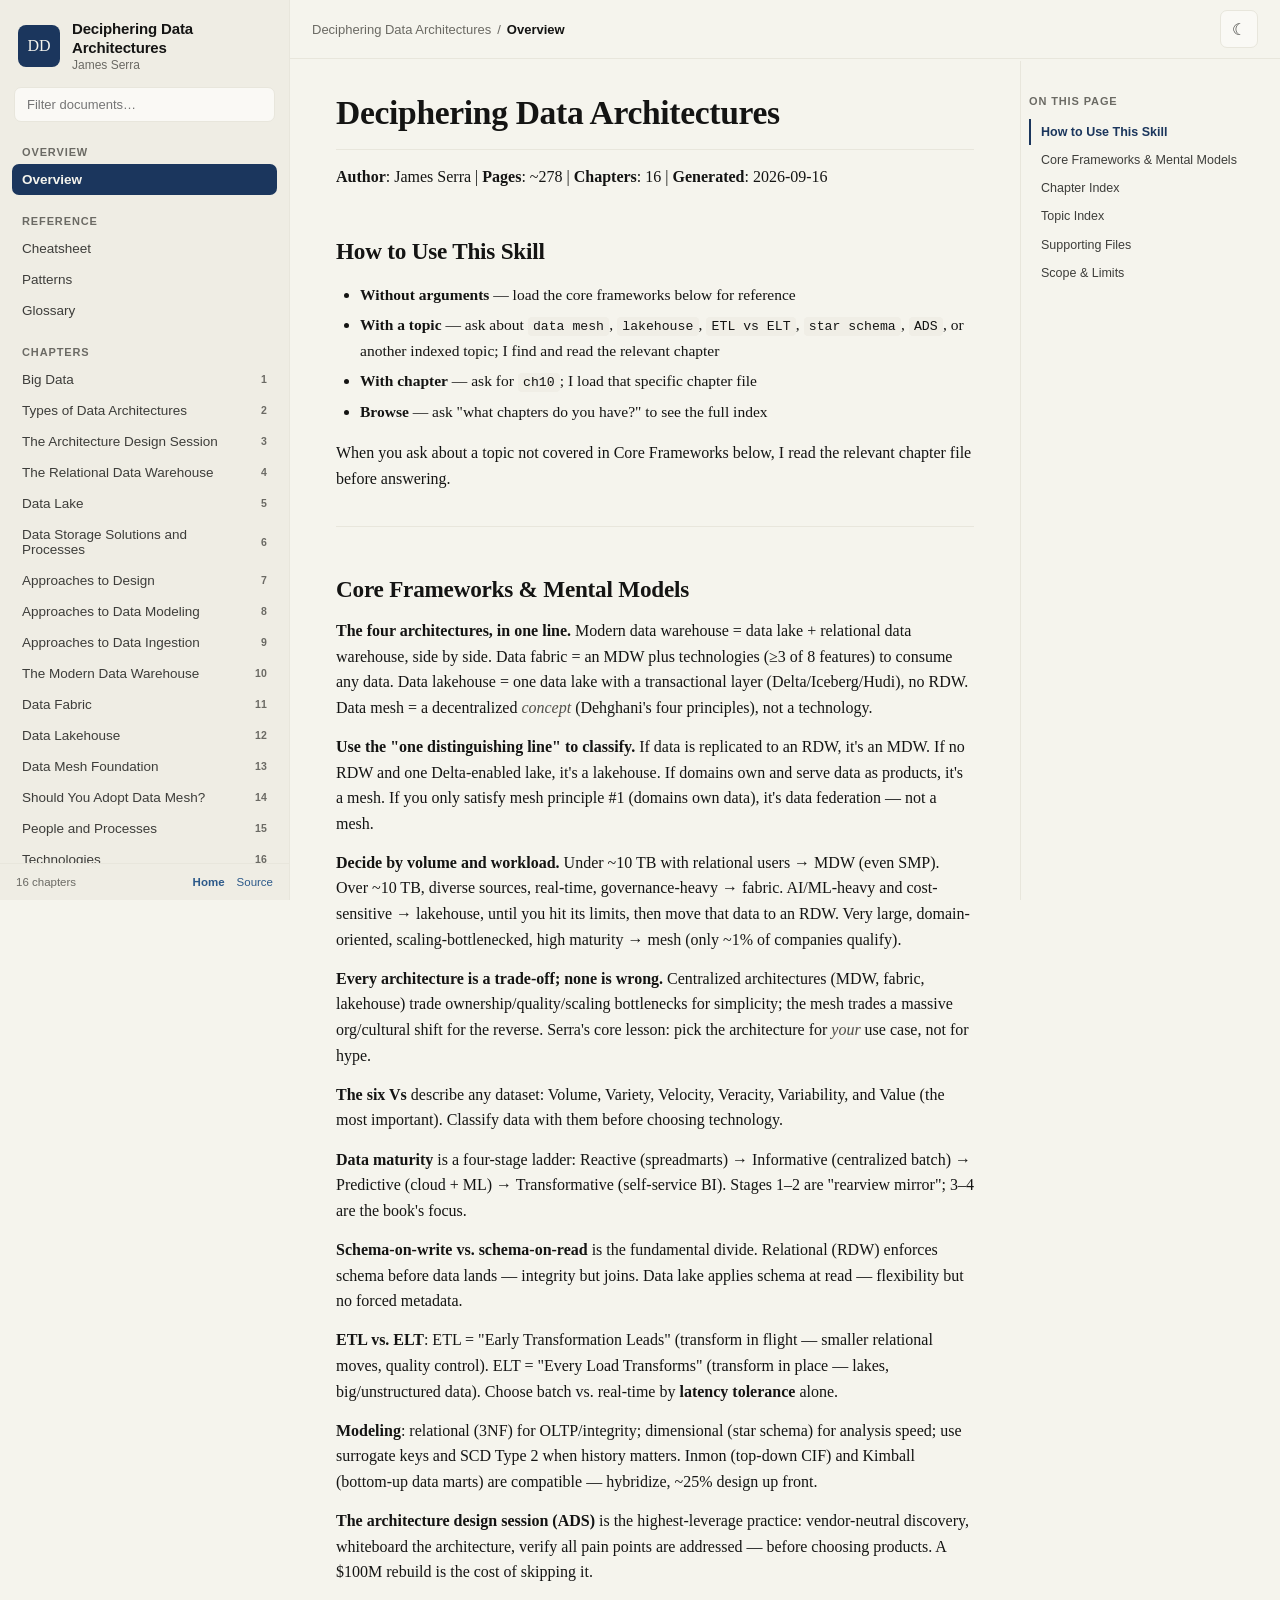
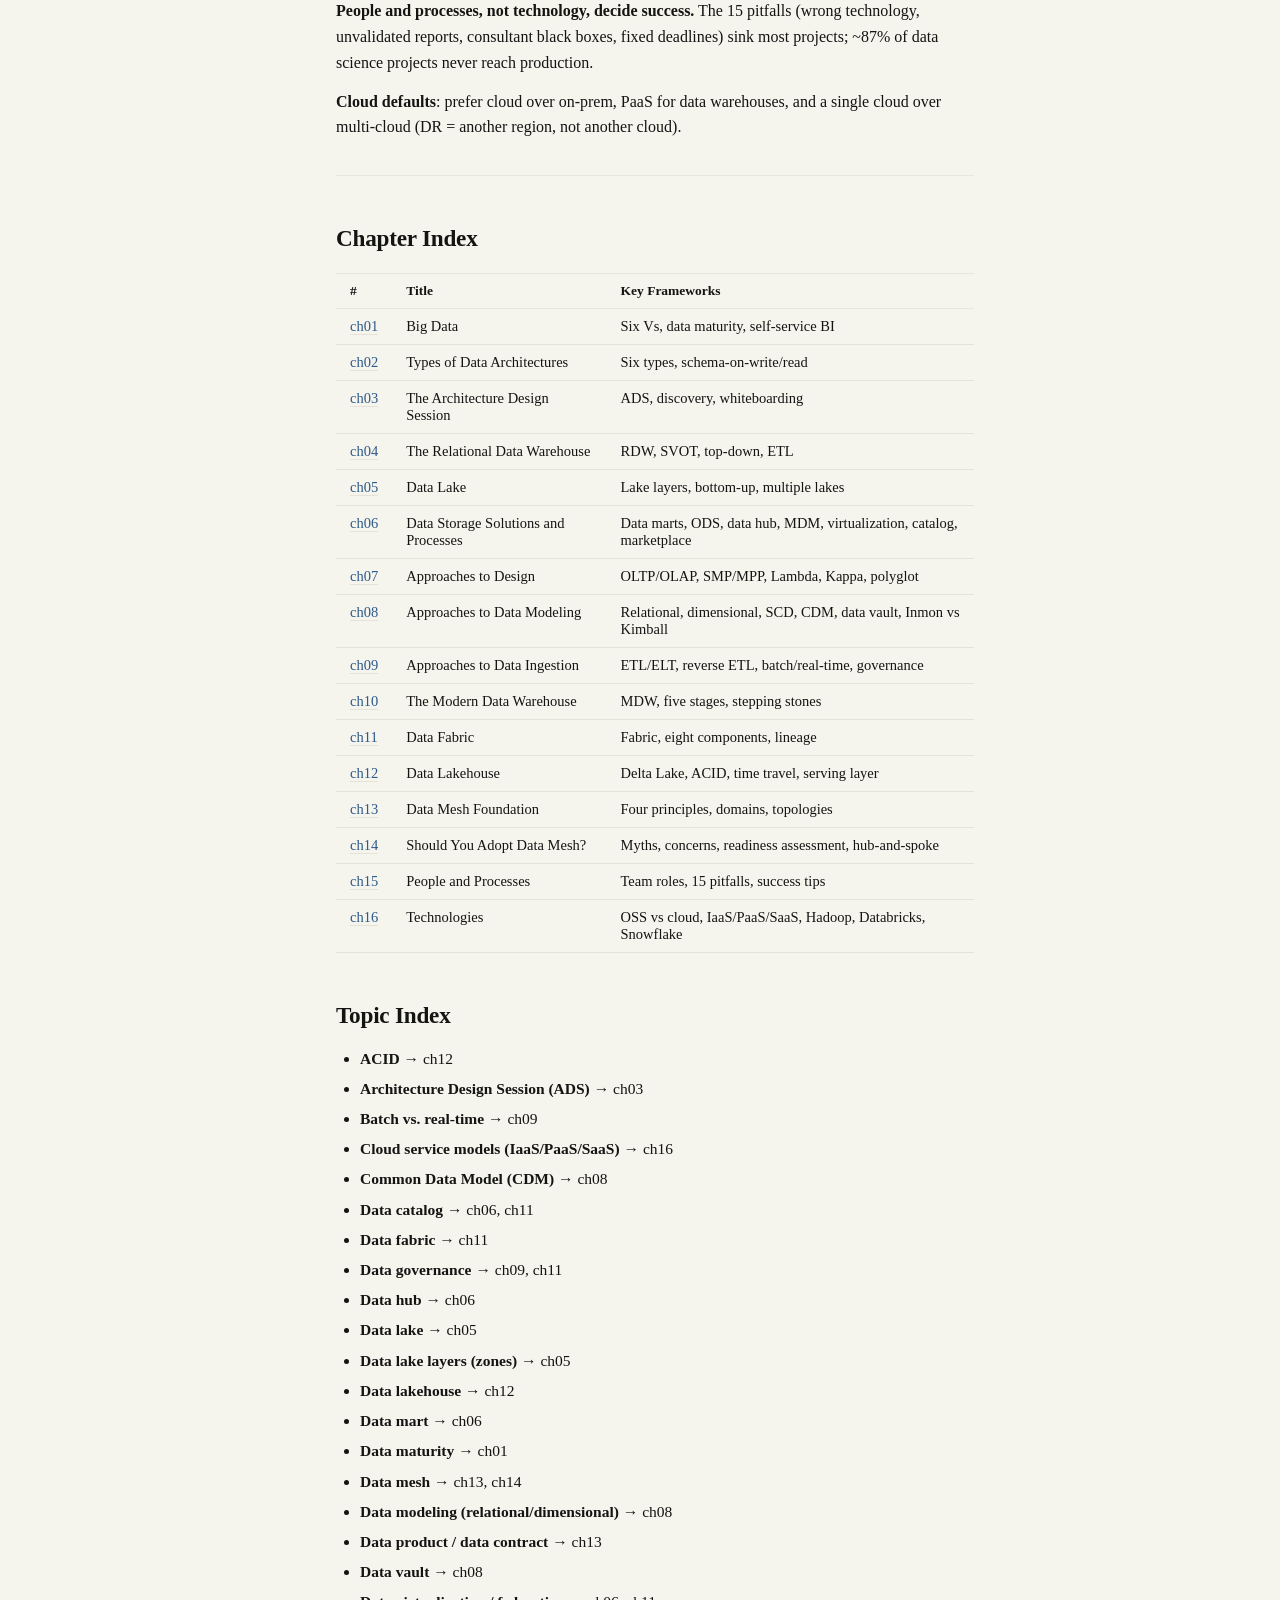
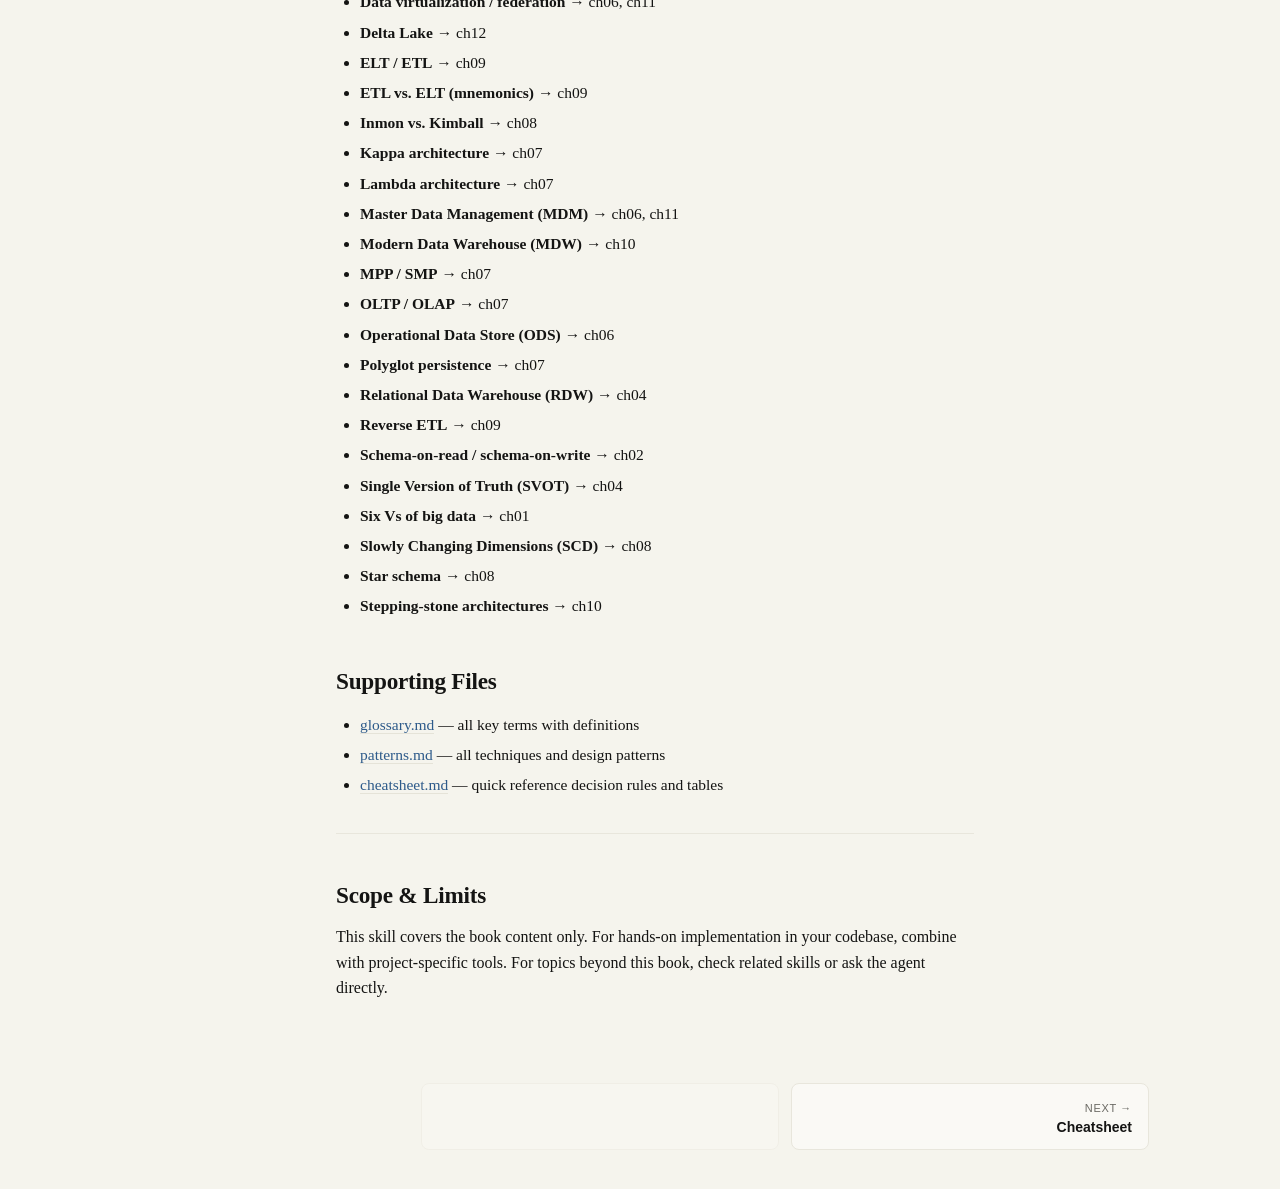
<file: deciphering-data-architectures/index.html>
<!DOCTYPE html>
<html lang="en">
<head>
  <meta charset="UTF-8" />
  <meta name="viewport" content="width=device-width, initial-scale=1.0" />
  <title>Deciphering Data Architectures — Reader</title>
  <link rel="stylesheet" href="../assets/vendor/github-dark.min.css" />
  <link rel="stylesheet" href="../assets/style.css?v=6" />
</head>
<body>
  <script>
    window.BOOK_CONFIG = {
      title: "Deciphering Data Architectures",
      subtitle: "James Serra",
      meta: "16 chapters",
      source: "https://github.com/wutienyang/markdown-viewer/tree/viewer",
      home: "../",
      base: ".",
      docs: [
        { path: "SKILL.md", title: "Overview", desc: "Core frameworks & mental models", group: "Overview" },
        { path: "cheatsheet.md", title: "Cheatsheet", desc: "Decision rules & trade-offs", group: "Reference" },
        { path: "patterns.md", title: "Patterns", desc: "Techniques & design patterns", group: "Reference" },
        { path: "glossary.md", title: "Glossary", desc: "Key terms & definitions", group: "Reference" },
        { path: "chapters/ch01-big-data.md", title: "Big Data", num: "1", group: "Chapters" },
        { path: "chapters/ch02-types-of-data-architectures.md", title: "Types of Data Architectures", num: "2", group: "Chapters" },
        { path: "chapters/ch03-the-architecture-design-session.md", title: "The Architecture Design Session", num: "3", group: "Chapters" },
        { path: "chapters/ch04-the-relational-data-warehouse.md", title: "The Relational Data Warehouse", num: "4", group: "Chapters" },
        { path: "chapters/ch05-data-lake.md", title: "Data Lake", num: "5", group: "Chapters" },
        { path: "chapters/ch06-data-storage-solutions-and-processes.md", title: "Data Storage Solutions and Processes", num: "6", group: "Chapters" },
        { path: "chapters/ch07-approaches-to-design.md", title: "Approaches to Design", num: "7", group: "Chapters" },
        { path: "chapters/ch08-approaches-to-data-modeling.md", title: "Approaches to Data Modeling", num: "8", group: "Chapters" },
        { path: "chapters/ch09-approaches-to-data-ingestion.md", title: "Approaches to Data Ingestion", num: "9", group: "Chapters" },
        { path: "chapters/ch10-the-modern-data-warehouse.md", title: "The Modern Data Warehouse", num: "10", group: "Chapters" },
        { path: "chapters/ch11-data-fabric.md", title: "Data Fabric", num: "11", group: "Chapters" },
        { path: "chapters/ch12-data-lakehouse.md", title: "Data Lakehouse", num: "12", group: "Chapters" },
        { path: "chapters/ch13-data-mesh-foundation.md", title: "Data Mesh Foundation", num: "13", group: "Chapters" },
        { path: "chapters/ch14-should-you-adopt-data-mesh.md", title: "Should You Adopt Data Mesh?", num: "14", group: "Chapters" },
        { path: "chapters/ch15-people-and-processes.md", title: "People and Processes", num: "15", group: "Chapters" },
        { path: "chapters/ch16-technologies.md", title: "Technologies", num: "16", group: "Chapters" }
      ]
    };
  </script>
  <script src="../assets/vendor/marked.min.js"></script>
  <script src="../assets/vendor/highlight.min.js"></script>
  <script src="../assets/app.js?v=6"></script>
</body>
</html>
</file>
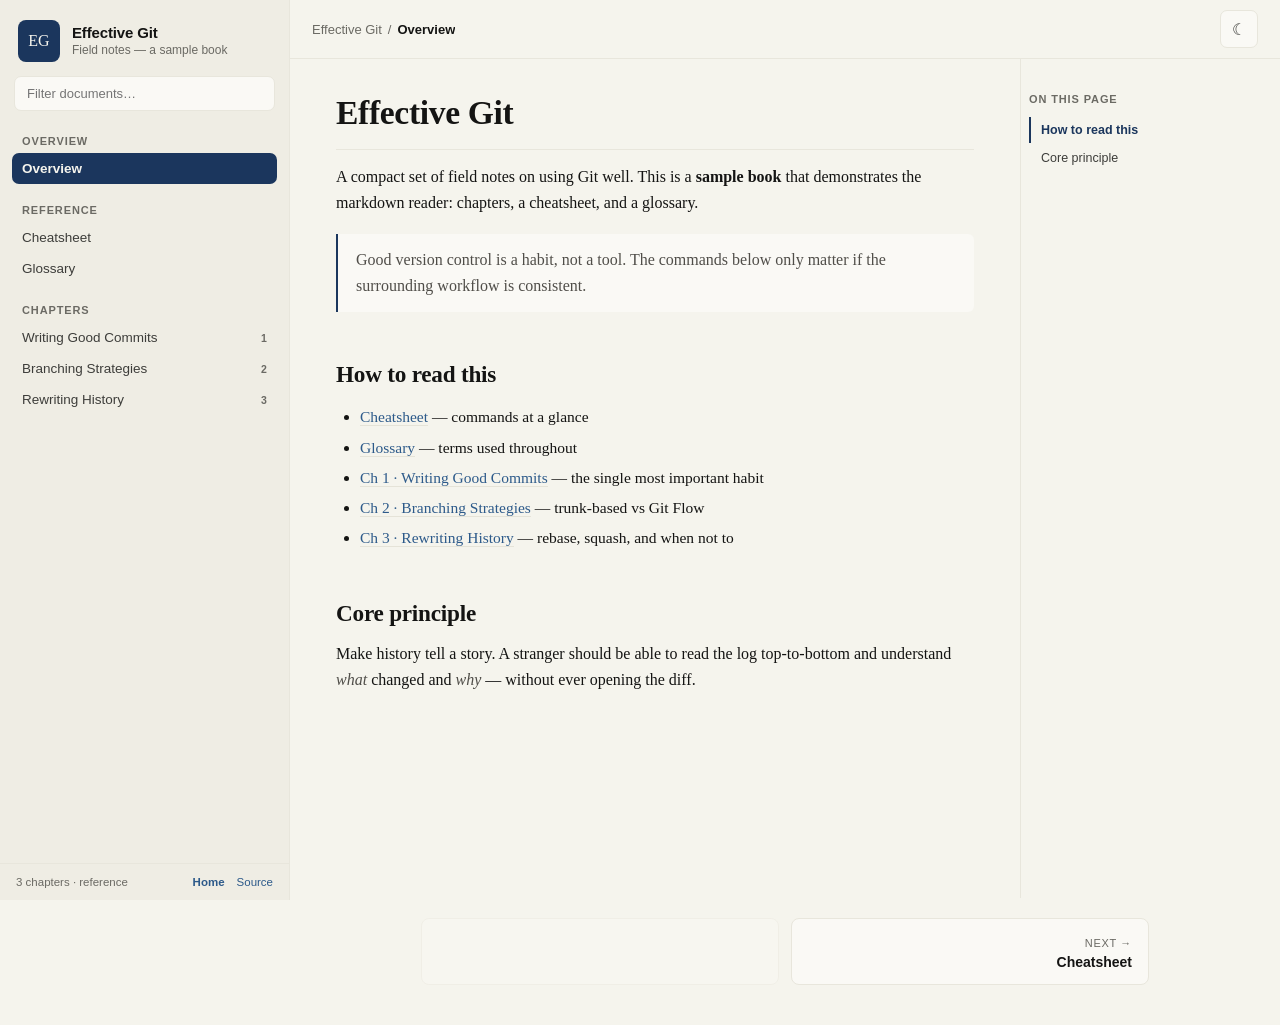
<file: git-notes/index.html>
<!DOCTYPE html>
<html lang="en">
<head>
  <meta charset="UTF-8" />
  <meta name="viewport" content="width=device-width, initial-scale=1.0" />
  <title>Effective Git — Reader</title>
  <link rel="stylesheet" href="../assets/vendor/github-dark.min.css" />
  <link rel="stylesheet" href="../assets/style.css?v=6" />
</head>
<body>
  <script>
    window.BOOK_CONFIG = {
      title: "Effective Git",
      subtitle: "Field notes — a sample book",
      meta: "3 chapters · reference",
      source: "https://github.com/wutienyang/markdown-viewer/tree/viewer",
      home: "../",
      base: ".",
      docs: [
        { path: "overview.md", title: "Overview", desc: "Why these notes exist", group: "Overview" },
        { path: "cheatsheet.md", title: "Cheatsheet", desc: "Common commands at a glance", group: "Reference" },
        { path: "glossary.md", title: "Glossary", desc: "Terms & definitions", group: "Reference" },
        { path: "chapters/ch01-commits.md", title: "Writing Good Commits", num: "1", group: "Chapters" },
        { path: "chapters/ch02-branching.md", title: "Branching Strategies", num: "2", group: "Chapters" },
        { path: "chapters/ch03-history.md", title: "Rewriting History", num: "3", group: "Chapters" }
      ]
    };
  </script>
  <script src="../assets/vendor/marked.min.js"></script>
  <script src="../assets/vendor/highlight.min.js"></script>
  <script src="../assets/app.js?v=6"></script>
</body>
</html>
</file>
<file: assets/style.css>
/* ============================================================
   Markdown reader — "kami · 紙" design system
   Warm parchment canvas, ink-blue accent, serif carries
   hierarchy, warm neutrals only, flat surfaces (no gradients,
   no hard shadows). See kami/references/tokens.json for source.
   ============================================================ */

:root {
  /* kami tokens */
  --parchment: #f5f4ed;
  --ivory: #faf9f5;
  --warm-sand: #e8e6dc;
  --brand: #1B365D;
  --brand-light: #2D5A8A;
  --brand-tint: #EEF2F7;
  --tag-bg: #E4ECF5;
  --near-black: #141413;
  --dark-warm: #3d3d3a;
  --olive: #504e49;
  --stone: #6b6a64;
  --border: #e8e6dc;
  --border-soft: #e5e3d8;
  --inline-code-bg: #f0eee6;

  /* semantic mapping */
  --bg: var(--parchment);
  --surface: var(--ivory);
  --surface-2: var(--warm-sand);
  --ink: var(--near-black);
  --ink-soft: var(--dark-warm);
  --ink-faint: var(--stone);
  --accent: var(--brand);
  --accent-2: var(--brand-light);
  --accent-ink: var(--parchment);
  --code-bg: #23221f;
  --code-ink: #e6e4dc;
  --link: var(--brand-light);
  --sidebar-bg: #efede4;

  --sidebar-w: 290px;
  --toc-w: 260px;
  --radius: 8px;
  --font-serif: Charter, Georgia, Palatino, "Times New Roman", serif;
  --font-ui: -apple-system, BlinkMacSystemFont, "Segoe UI", Roboto, "Helvetica Neue", Arial, sans-serif;
  --font-mono: "JetBrains Mono", "SF Mono", "Fira Code", Consolas, Monaco, monospace;
}

html[data-theme="dark"] {
  --bg: #141413;
  --surface: #1e1e1c;
  --surface-2: #30302e;
  --ink: #ecebe5;
  --ink-soft: #c6c4bb;
  --ink-faint: #8a887f;
  --accent: #7ea2c4;
  --accent-2: #9ab6d3;
  --accent-ink: #141413;
  --code-bg: #23221f;
  --code-ink: #e6e4dc;
  --link: #9ab6d3;
  --sidebar-bg: #191918;
  --border: #33322f;
  --border-soft: #3c3b37;
  --inline-code-bg: #262624;
}

* { box-sizing: border-box; }
html { scroll-behavior: smooth; }
body {
  margin: 0;
  font-family: var(--font-ui);
  color: var(--ink);
  background: var(--bg);
  -webkit-font-smoothing: antialiased;
  text-rendering: optimizeLegibility;
}

.app { display: flex; min-height: 100vh; }

/* ============ Sidebar ============ */
.sidebar {
  width: var(--sidebar-w);
  flex: 0 0 var(--sidebar-w);
  background: var(--sidebar-bg);
  border-right: 1px solid var(--border);
  display: flex;
  flex-direction: column;
  position: sticky;
  top: 0;
  height: 100vh;
  overflow: hidden;
  z-index: 30;
}
.sidebar-brand { display: flex; align-items: center; gap: 12px; padding: 20px 18px 14px; }
.brand-mark {
  width: 42px; height: 42px; flex: 0 0 42px;
  display: grid; place-items: center;
  background: var(--brand);
  color: var(--accent-ink);
  font-family: var(--font-serif);
  font-weight: 500; font-size: 16px;
  border-radius: 8px;
}
.brand-text { display: flex; flex-direction: column; line-height: 1.25; min-width: 0; }
.brand-title { font-weight: 600; font-size: 15px; letter-spacing: -0.01em; }
.brand-sub { font-size: 12px; color: var(--ink-faint); }

.search-wrap { padding: 0 14px 10px; }
.search-wrap input {
  width: 100%;
  padding: 9px 12px;
  border: 1px solid var(--border);
  background: var(--surface);
  color: var(--ink);
  border-radius: 7px;
  font-size: 13px;
  font-family: var(--font-ui);
  outline: none;
  transition: border-color .15s, box-shadow .15s;
}
.search-wrap input:focus { border-color: var(--brand); box-shadow: 0 0 0 3px var(--brand-tint); }

.nav { flex: 1; overflow-y: auto; padding: 4px 12px 16px; }
.nav::-webkit-scrollbar, .toc::-webkit-scrollbar { width: 9px; }
.nav::-webkit-scrollbar-thumb, .toc::-webkit-scrollbar-thumb {
  background: var(--border-soft); border-radius: 8px; border: 2px solid transparent; background-clip: padding-box;
}

.nav-group { margin-top: 14px; }
.nav-group:first-child { margin-top: 4px; }
.nav-label {
  font-size: 11px; font-weight: 600; text-transform: uppercase;
  letter-spacing: 0.08em; color: var(--stone);
  padding: 6px 10px;
}
.nav-item {
  display: flex; align-items: center; gap: 9px;
  padding: 8px 10px; border-radius: 7px;
  color: var(--ink-soft); text-decoration: none; font-size: 13.5px;
  cursor: pointer; transition: background .12s, color .12s;
}
.nav-item:hover { background: var(--surface-2); color: var(--ink); }
.nav-item.active { background: var(--brand); color: var(--accent-ink); font-weight: 600; }
.nav-item .chip {
  font-size: 10.5px; font-weight: 600; letter-spacing: .02em;
  color: var(--stone); margin-left: auto; flex: 0 0 auto;
}
.nav-item.active .chip { color: var(--tag-bg); }

.sidebar-foot {
  padding: 12px 16px; border-top: 1px solid var(--border);
  display: flex; justify-content: space-between; align-items: center;
  font-size: 11.5px; color: var(--stone);
}
.sidebar-foot a { color: var(--link); text-decoration: none; }
.sidebar-foot a:hover { text-decoration: underline; }
.foot-links { display: flex; gap: 12px; align-items: center; }
.foot-home { font-weight: 600; }

/* ============ Main ============ */
.main { flex: 1; min-width: 0; display: flex; flex-direction: column; }

.topbar {
  position: sticky; top: 0; z-index: 20;
  display: flex; align-items: center; gap: 12px;
  padding: 10px 22px;
  background: var(--bg);
  border-bottom: 1px solid var(--border);
}
.crumbs { font-size: 13px; color: var(--stone); display: flex; gap: 6px; align-items: center; white-space: nowrap; overflow: hidden; text-overflow: ellipsis; }
.crumbs b { color: var(--ink); font-weight: 600; }
.topbar-actions { margin-left: auto; display: flex; gap: 8px; }
.icon-btn {
  width: 38px; height: 38px; border-radius: 7px;
  background: var(--surface); border: 1px solid var(--border);
  color: var(--ink-soft); cursor: pointer; font-size: 16px;
  display: grid; place-items: center; transition: background .12s;
}
.icon-btn:hover { background: var(--surface-2); }
.nav-toggle, .toc-toggle {
  display: none;
  font-size: 11px; font-weight: 600; letter-spacing: .04em;
  width: auto; min-width: 38px; padding: 0 12px;
}

.content-area { display: flex; max-width: 1400px; width: 100%; margin: 0 auto; }

.doc {
  flex: 1; min-width: 0;
  padding: 34px 46px 48px;
  max-width: 820px;
  font-family: var(--font-serif);
}
.loading { color: var(--stone); font-size: 14px; font-family: var(--font-ui); }

/* ============ Typography / rendered markdown ============ */
.doc h1, .doc h2, .doc h3, .doc h4 {
  color: var(--ink);
  line-height: 1.2;
  letter-spacing: -0.01em;
  font-weight: 600;
}
.doc h1 {
  font-size: 2.1rem; margin: 0 0 6px;
  padding-bottom: 16px; border-bottom: 1px solid var(--border);
}
.doc h2 { font-size: 1.45rem; margin: 2.1em 0 0.6em; scroll-margin-top: 90px; }
.doc h3 { font-size: 1.15rem; margin: 1.7em 0 0.5em; scroll-margin-top: 90px; }
.doc h4 { font-size: 1rem; margin: 1.4em 0 0.4em; }
.doc p { line-height: 1.6; margin: 0.85em 0; font-size: 16px; }
.doc a { color: var(--link); text-decoration: none; border-bottom: 1px solid var(--border-soft); }
.doc a:hover { border-bottom-color: var(--link); }
.doc strong { font-weight: 600; color: var(--ink); }
.doc em { color: var(--olive); }
.doc hr { border: none; border-top: 1px solid var(--border); margin: 2.2em 0; }
.doc blockquote {
  margin: 1.2em 0; padding: 2px 18px;
  border-left: 2px solid var(--brand);
  color: var(--olive);
  background: var(--ivory);
  border-radius: 0 6px 6px 0;
}
.doc blockquote p { margin: 0.7em 0; }

.doc ul, .doc ol { padding-left: 1.5em; line-height: 1.65; }
.doc li { margin: 0.3em 0; font-size: 15.5px; }
.doc li > ul, .doc li > ol { margin-top: 0.2em; }

.doc code {
  font-family: var(--font-mono);
  font-size: 0.85em;
  background: var(--inline-code-bg);
  color: var(--near-black);
  padding: 0.15em 0.4em;
  border-radius: 4px;
}
html[data-theme="dark"] .doc code { color: var(--code-ink); }

.doc pre {
  background: var(--code-bg);
  color: var(--code-ink);
  padding: 18px 20px;
  border-radius: var(--radius);
  overflow-x: auto;
  line-height: 1.55;
}
.doc pre code, .doc pre code.hljs {
  background: transparent;
  color: var(--code-ink);
  padding: 0;
  font-size: 13.5px;
}

/* neutral hairline tables */
.doc table {
  border-collapse: collapse; width: 100%;
  margin: 1.4em 0; font-size: 14.5px;
  border-top: 1px solid var(--border);
}
.doc th, .doc td {
  padding: 9px 14px; text-align: left;
  border-bottom: 1px solid var(--border-soft);
  vertical-align: top;
}
.doc thead th {
  font-weight: 600; color: var(--ink);
  font-size: 13.5px;
  border-bottom: 1px solid var(--border);
}
.doc tbody tr:hover { background: var(--brand-tint); }

/* ============ TOC (on this page) ============ */
.toc {
  width: var(--toc-w); flex: 0 0 var(--toc-w);
  padding: 34px 20px 48px 8px;
  position: sticky; top: 61px; height: calc(100vh - 61px);
  overflow-y: auto;
  border-left: 1px solid var(--border);
  font-family: var(--font-ui);
}
.toc-title {
  font-size: 11px; font-weight: 600; text-transform: uppercase;
  letter-spacing: 0.08em; color: var(--stone); margin-bottom: 12px;
}
#tocNav a {
  display: block; padding: 4px 10px; font-size: 12.5px;
  color: var(--ink-soft); text-decoration: none;
  border-left: 2px solid transparent;
  line-height: 1.45; margin: 2px 0;
}
#tocNav a:hover { color: var(--ink); }
#tocNav a.active { color: var(--brand); border-left-color: var(--brand); font-weight: 600; }
#tocNav a.lvl3 { padding-left: 22px; font-size: 12px; color: var(--stone); }

/* ============ Footer nav ============ */
.doc-foot {
  max-width: 820px; margin: 0 auto; width: 100%;
  display: flex; justify-content: space-between; gap: 12px;
  padding: 20px 46px 40px;
  font-family: var(--font-ui);
}
.foot-link {
  flex: 1; text-decoration: none;
  border: 1px solid var(--border);
  background: var(--surface);
  border-radius: var(--radius);
  padding: 14px 16px;
  transition: border-color .12s, background .12s;
}
.foot-link:hover { border-color: var(--brand); background: var(--brand-tint); }
.foot-link .dir { font-size: 11px; color: var(--stone); text-transform: uppercase; letter-spacing: .06em; }
.foot-link .label { display: block; font-size: 14px; color: var(--ink); font-weight: 600; margin-top: 3px; }
.foot-link.next { text-align: right; }
.foot-link.disabled { opacity: 0.4; pointer-events: none; }

/* ============ Scrim / mobile ============ */
.scrim { display: none; position: fixed; inset: 0; background: rgba(20,20,19,0.4); z-index: 25; }

/* TOC toggle — hidden on desktop, shown when the TOC becomes a drawer */
@media (max-width: 1080px) {
  .toc-toggle { display: grid; }
  .toc {
    position: fixed; top: 0; right: 0; bottom: 0;
    height: 100vh;
    width: 300px; max-width: 84vw;
    padding: 70px 22px 40px 22px;
    background: var(--sidebar-bg);
    border-left: 1px solid var(--border);
    transform: translateX(100%);
    transition: transform .22s ease;
    z-index: 31;
    overflow-y: auto;
  }
  .toc.open { transform: translateX(0); box-shadow: -6px 0 40px rgba(20,20,19,.3); }
}
@media (max-width: 860px) {
  .sidebar { position: fixed; left: 0; transform: translateX(-100%); transition: transform .22s ease; }
  .sidebar.open { transform: translateX(0); box-shadow: 0 0 60px rgba(20,20,19,.35); }
  .scrim.show { display: block; }
  .nav-toggle { display: grid; }
  .doc { padding: 24px 20px 40px; }
  .doc-foot { padding: 16px 20px 32px; flex-direction: column; }
  .foot-link.next { text-align: left; }
}

@media print {
  .sidebar, .topbar, .toc, .doc-foot, .scrim { display: none !important; }
  .doc { max-width: none; padding: 0; }
}
</file>
<file: assets/vendor/github-dark.min.css>
pre code.hljs{display:block;overflow-x:auto;padding:1em}code.hljs{padding:3px 5px}/*!
  Theme: GitHub Dark
  Description: Dark theme as seen on github.com
  Author: github.com
  Maintainer: @Hirse
  Updated: 2021-05-15

  Outdated base version: https://github.com/primer/github-syntax-dark
  Current colors taken from GitHub's CSS
*/.hljs{color:#c9d1d9;background:#0d1117}.hljs-doctag,.hljs-keyword,.hljs-meta .hljs-keyword,.hljs-template-tag,.hljs-template-variable,.hljs-type,.hljs-variable.language_{color:#ff7b72}.hljs-title,.hljs-title.class_,.hljs-title.class_.inherited__,.hljs-title.function_{color:#d2a8ff}.hljs-attr,.hljs-attribute,.hljs-literal,.hljs-meta,.hljs-number,.hljs-operator,.hljs-selector-attr,.hljs-selector-class,.hljs-selector-id,.hljs-variable{color:#79c0ff}.hljs-meta .hljs-string,.hljs-regexp,.hljs-string{color:#a5d6ff}.hljs-built_in,.hljs-symbol{color:#ffa657}.hljs-code,.hljs-comment,.hljs-formula{color:#8b949e}.hljs-name,.hljs-quote,.hljs-selector-pseudo,.hljs-selector-tag{color:#7ee787}.hljs-subst{color:#c9d1d9}.hljs-section{color:#1f6feb;font-weight:700}.hljs-bullet{color:#f2cc60}.hljs-emphasis{color:#c9d1d9;font-style:italic}.hljs-strong{color:#c9d1d9;font-weight:700}.hljs-addition{color:#aff5b4;background-color:#033a16}.hljs-deletion{color:#ffdcd7;background-color:#67060c}
</file>
